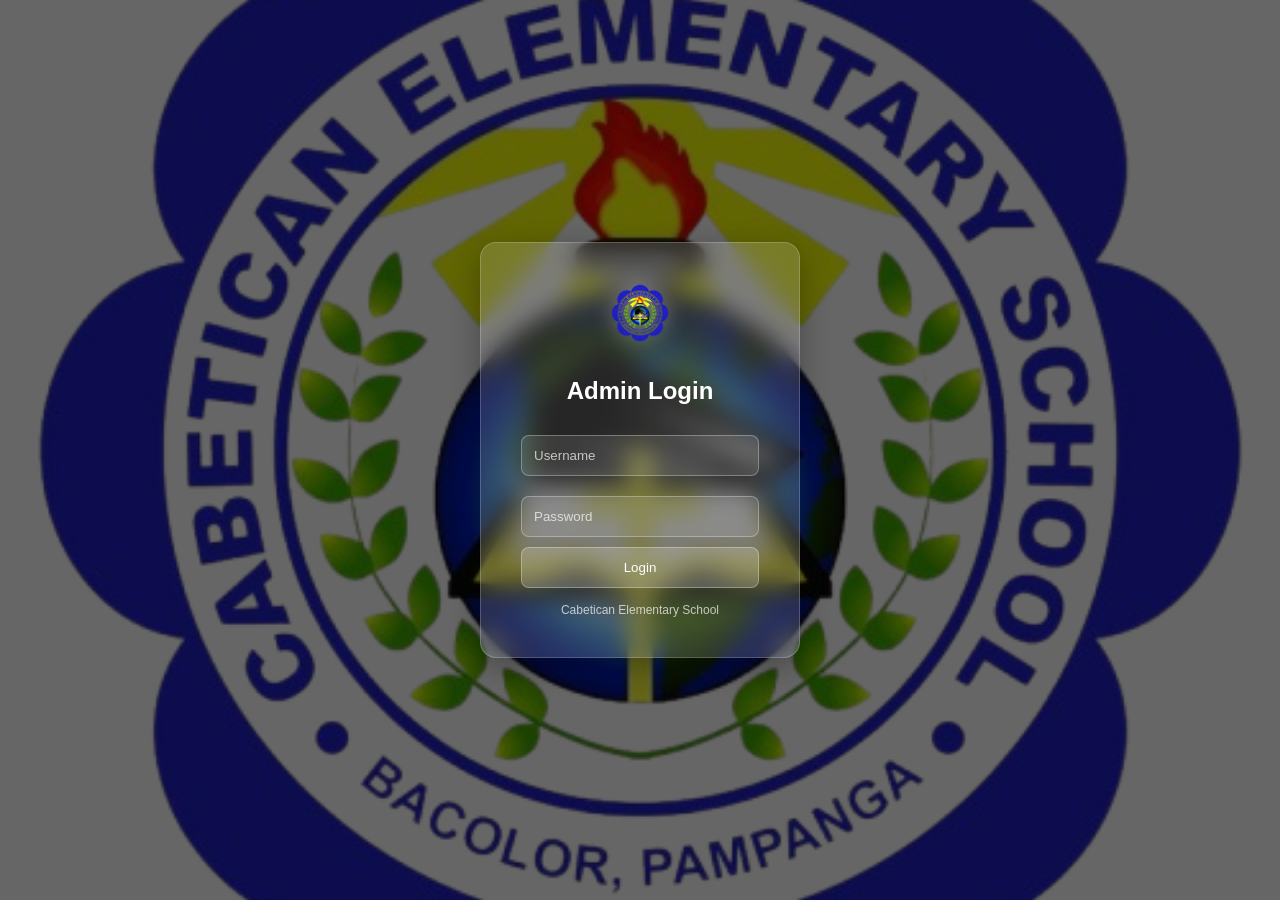
<file: index.html>
<!DOCTYPE html>
<html lang="en">
<head>
    <meta name="viewport" content="width=device-width, initial-scale=1.0">
    <title>Login | Cabetican ES</title>

    <style>
        * {
            box-sizing: border-box;
            font-family: Arial;
        }

        body {
            margin: 0;
            height: 100vh;

            background: linear-gradient(rgba(0,0,0,0.6), rgba(0,0,0,0.6)),
                        url("logo.png") no-repeat center/cover;

            display: flex;
            justify-content: center;
            align-items: center;

            animation: fadeIn 0.8s ease;
        }

        /* 🔥 GLASS LOGIN BOX */
        .login-box {
            background: rgba(255, 255, 255, 0.15);
            backdrop-filter: blur(12px);
            -webkit-backdrop-filter: blur(12px);

            border: 1px solid rgba(255,255,255,0.2);
            padding: 40px;
            width: 320px;
            border-radius: 16px;
            text-align: center;

            box-shadow: 0 8px 30px rgba(0,0,0,0.3);
            color: white;
        }

        .login-box h2 {
            margin-bottom: 20px;
        }

        /* ✨ GLASS INPUT */
        .login-box input {
            width: 100%;
            padding: 12px;
            margin: 10px 0;

            border: 1px solid rgba(255,255,255,0.3);
            border-radius: 8px;

            background: rgba(255,255,255,0.1);
            color: white;
            outline: none;
        }

        .login-box input::placeholder {
            color: rgba(255,255,255,0.7);
        }

        /* 🔘 BUTTON */
        .login-box button {
            width: 100%;
            padding: 12px;

            background: rgba(255,255,255,0.2);
            color: white;

            border: 1px solid rgba(255,255,255,0.3);
            border-radius: 8px;

            cursor: pointer;
            transition: 0.3s;
        }

        .login-box button:hover {
            background: rgba(255,255,255,0.35);
        }

        /* LOGO */
        .logo {
            width: 60px;
            margin-bottom: 10px;
            filter: drop-shadow(0 0 10px rgba(255,255,255,0.5));
        }

        .footer {
            margin-top: 15px;
            font-size: 12px;
            color: rgba(255,255,255,0.7);
        }

        /* 🔥 ANIMATIONS */
        @keyframes fadeIn {
            from {
                opacity: 0;
                transform: scale(0.95);
            }
            to {
                opacity: 1;
                transform: scale(1);
            }
        }

        @keyframes fadeOut {
            to {
                opacity: 0;
                transform: scale(1.05);
            }
        }

        .fade-out {
            animation: fadeOut 0.5s ease forwards;
        }
    </style>
</head>

<body>

<div class="login-box">

    <img src="logo.png" class="logo">

    <h2>Admin Login</h2>

    <form onsubmit="return login()">
        <input type="text" id="username" placeholder="Username" required>
        <input type="password" id="password" placeholder="Password" required>

        <button type="submit">Login</button>
    </form>

    <div class="footer">
        Cabetican Elementary School
    </div>

</div>

<script>
function login() {
    const user = document.getElementById("username").value;
    const pass = document.getElementById("password").value;

    if (user === "admin" && pass === "admin123") {

        document.body.classList.add("fade-out");

        setTimeout(() => {
            window.location.href = "dashboard.html";
        }, 500);

        return false;
    } else {
        alert("Invalid username or password!");
        return false;
    }
}
</script>

</body>
</html>
</file>
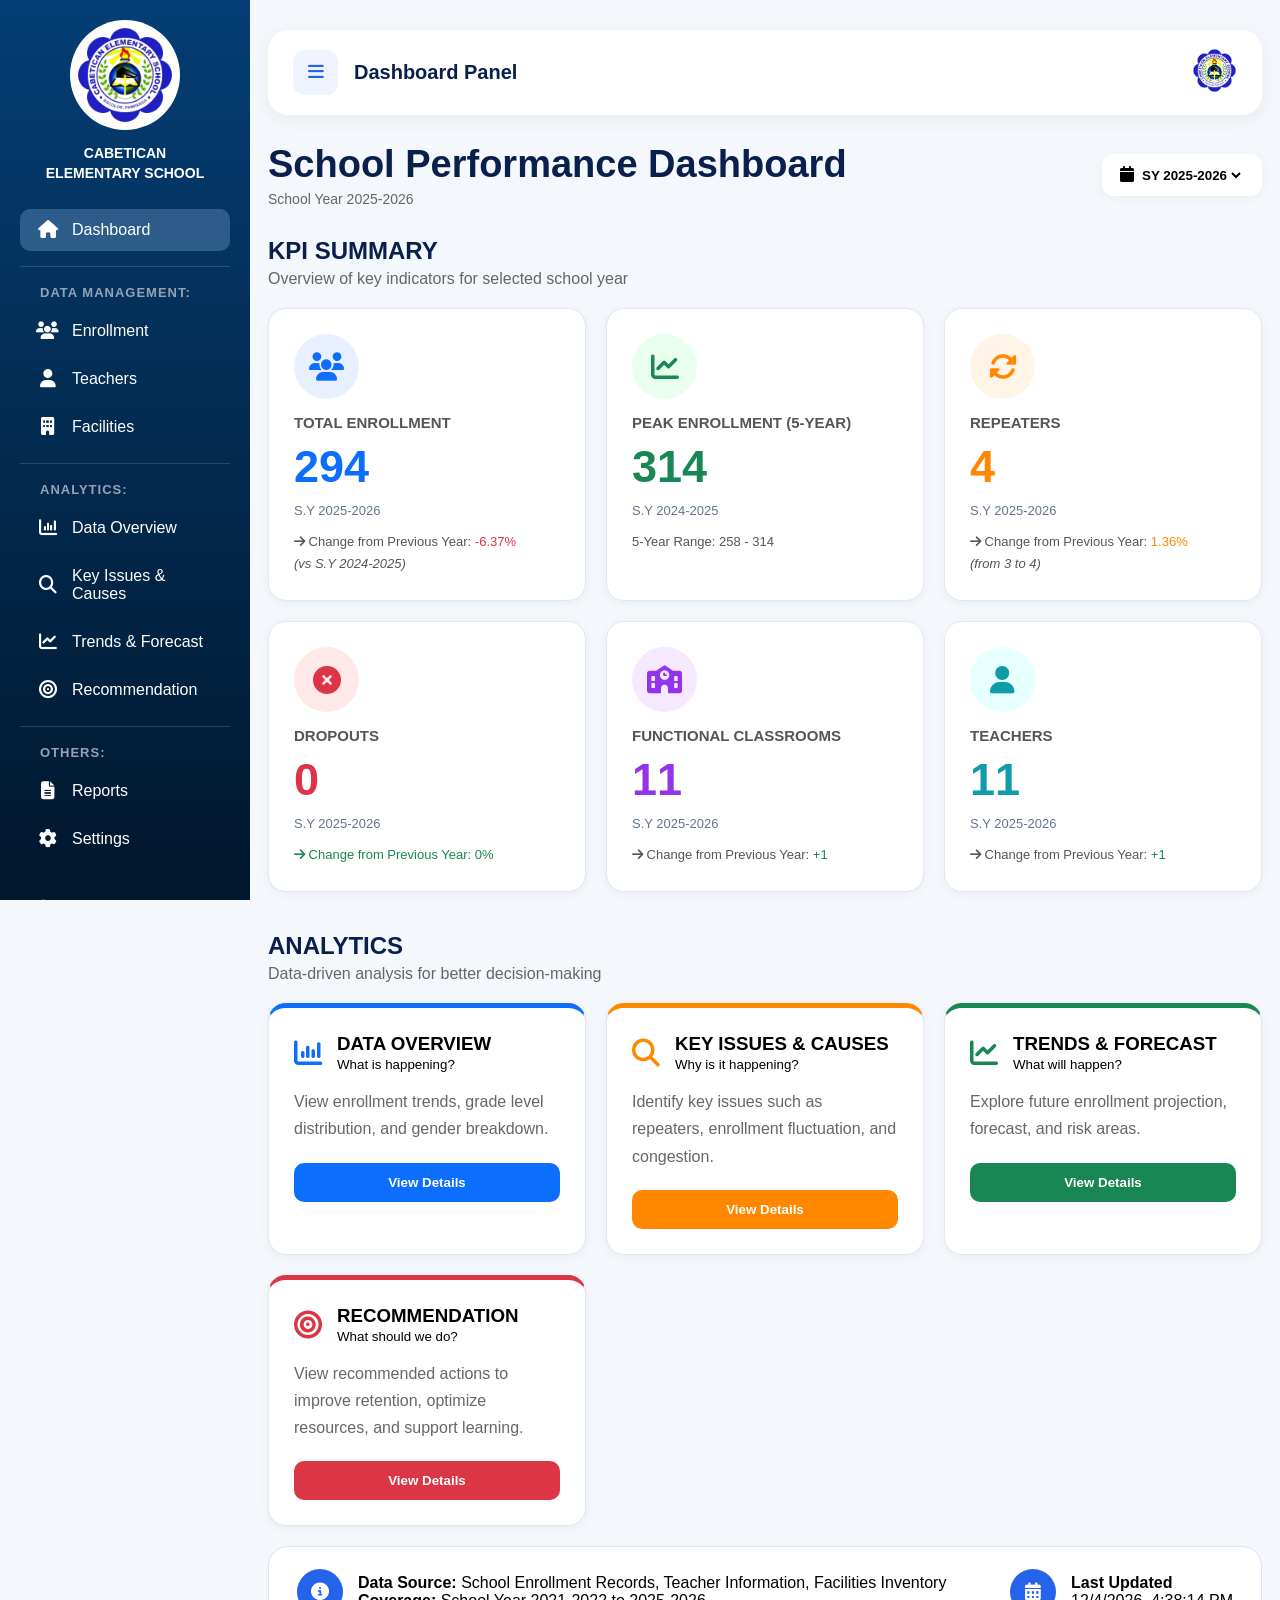
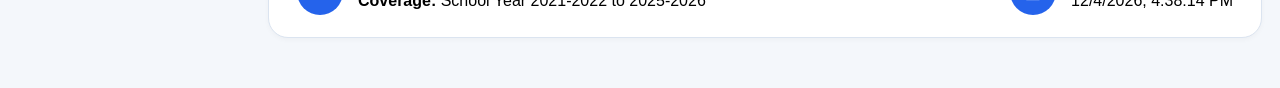
<file: dashboard.html>
<!DOCTYPE html>
<html>
<head>
  <title> Cabetican ES | Dashboard </title>
  <link href="https://cdnjs.cloudflare.com/ajax/libs/font-awesome/6.5.0/css/all.min.css" rel="stylesheet">
  <link rel="stylesheet" href="style.css">
  <meta name="viewport" content="width=device-width, initial-scale=1.0">
  <script src="script.js" defer></script>
</head>
<body>
    <div class="layout">
        <aside class="sidebar">
            <div class="logo">
                <img src="logo.png">
                <h4 id="sidebarSchoolName"> CABETICAN <br> ELEMENTARY SCHOOL </h4>
            </div>
            <nav>
                <a class="active" onclick="setActive(this)" data-page="dashboardPage">
                    <i class="fas fa-home"></i> <span> Dashboard </span>
                </a>
                <hr class="divider">
                <h5> DATA MANAGEMENT: </h5>
                <a onclick="setActive(this)" data-page="page-enrollment">
                    <i class="fas fa-users"></i> <span> Enrollment </span>
                </a>
                <a onclick="setActive(this)" data-page="page-teachers">
                    <i class="fas fa-user"></i> <span> Teachers </span>
                </a>
                <a onclick="setActive(this)" data-page="page-facilities">
                    <i class="fas fa-building"></i> <span> Facilities </span>
                </a>
                <hr class="divider">
                <h5> ANALYTICS: </h5>
                 <a onclick="setActive(this)" data-page="page-overview">
                    <i class="fas fa-chart-column"></i> <span> Data Overview </span>
                </a>
                <a onclick="setActive(this)" data-page="page-issues">
                    <i class="fas fa-search"></i> <span> Key Issues & Causes </span>
                </a>
                <a onclick="setActive(this)" data-page="page-forecast">
                    <i class="fas fa-chart-line"></i> <span> Trends & Forecast </span>
                </a>
                <a onclick="setActive(this)" data-page="page-recommendation">
                    <i class="fas fa-bullseye"></i> <span> Recommendation </span>
                </a>
                <hr class="divider">
                <h5> OTHERS: </h5>
                <a onclick="setActive(this)" data-page="page-reports">
                    <i class="fas fa-file-alt"></i> <span> Reports </span>
                </a>
    
     <a onclick="setActive(this)" data-page="page-settings">
    <i class="fas fa-cog"></i>
    <span> Settings </span>
</a>

        <div class="logout-container">

    <a onclick="logout()" class="logout-btn">
        <i class="fas fa-right-from-bracket"></i>
        <span>Log Out</span>
    </a>

</div>
            </nav>
    
        </aside>
        <div class="main">
          <!-- TOP MENU BAR -->





            <!-- TOPBAR -->

  <!-- DASHBOARD PAGE -->
    <div id="dashboardPage" class="page">

      <!-- MENU BAR -->

<div class="menu-bar">

    <div class="menu-left">

        <button class="menu-toggle" onclick="toggleSidebar()">
            <i class="fas fa-bars"></i>
        </button>

        <h2>Dashboard Panel</h2>

    </div>

    <div class="menu-right">

        <div class="menu-profile">
            <img src="logo.png">
        </div>

    </div>

</div>
    <div class="topbar">



        <div>

            <h1>
                School Performance Dashboard
            </h1>

            <p id="schoolYearTitle">
                School Year 2025-2026
            </p>

        </div>

        <div class="dashboardYearSelect">

            <i class="fa-solid fa-calendar"></i>

            <select id="yearSelect">

                <option value="2021-2022">SY 2021-2022</option>
                <option value="2022-2023">SY 2022-2023</option>
                <option value="2023-2024">SY 2023-2024</option>
                <option value="2024-2025">SY 2024-2025</option>
                <option value="2025-2026" selected>SY 2025-2026</option>

            </select>

        </div>

    </div>

    <!-- KPI -->

    <div class="section-title">

        <h2>KPI SUMMARY</h2>

        <p>
            Overview of key indicators for selected school year
        </p>

    </div>

    <div class="cards">

        <!-- ENROLLMENT -->

        <div class="card">

            <div class="icon blue">
                <i class="fa-solid fa-users"></i>
            </div>

            <h3>TOTAL ENROLLMENT</h3>

            <div class="number" style="color:#0d6efd;" id="dashboard-totalEnrollment">
                294
            </div>

            <small id="dashboard-year1">
                S.Y 2025-2026
            </small>

            <div class="label" id="enrollmentChange">
                <i class="fa-solid fa-arrow-right"></i>
                Change from Previous Year:
                <span class="red-text">-6.37%</span>

                <br>

                <i>(vs S.Y 2024-2025)</i>
            </div>

        </div>

        <!-- PEAK -->

        <div class="card">

            <div class="icon green">
                <i class="fa-solid fa-chart-line"></i>
            </div>

            <h3>PEAK ENROLLMENT (5-YEAR)</h3>

            <div class="number green-text">
                314
            </div>

            <small>
                S.Y 2024-2025
            </small>

            <div class="label">
                5-Year Range: 258 - 314
            </div>

        </div>

        <!-- REPEATERS -->

        <div class="card">

            <div class="icon orange">
                <i class="fa-solid fa-rotate"></i>
            </div>

            <h3>REPEATERS</h3>

            <div class="number orange-text" id="dashboard-repeaters">
                4
            </div>

            <small id="dashboard-year2">
                S.Y 2025-2026
            </small>

            <div class="label" id="repeatersChange">

                <i class="fa-solid fa-arrow-right"></i>
                Change from Previous Year:
                <span class="orange-text">1.36%</span>

                <br>

                <i>(from 3 to 4)</i>

            </div>

        </div>

        <!-- DROPOUTS -->

        <div class="card">

            <div class="icon red">
                <i class="fa-solid fa-circle-xmark"></i>
            </div>

            <h3>DROPOUTS</h3>

            <div class="number red-text" id="dashboard-dropouts">
                0
            </div>

            <small id="dashboard-year3">
                S.Y 2025-2026
            </small>

            <div class="label green-text" id="dropoutsChange">

                <i class="fa-solid fa-arrow-right"></i>
                Change from Previous Year:
                0%

            </div>

        </div>

        <!-- CLASSROOMS -->

        <div class="card">

            <div class="icon purple">
                <i class="fa-solid fa-school"></i>
            </div>

            <h3>FUNCTIONAL CLASSROOMS</h3>

            <div class="number" style="color:#9333ea;" id="dashboard-classrooms">
                11
            </div>

            <small id="dashboard-year4">
                S.Y 2025-2026
            </small>

            <div class="label" id="classroomsChange">

                <i class="fa-solid fa-arrow-right"></i>
                Change from Previous Year:
                <span class="green-text">+1</span>

            </div>

        </div>

        <!-- TEACHERS -->

        <div class="card">

            <div class="icon teal">
                <i class="fa-solid fa-user"></i>
            </div>

            <h3>TEACHERS</h3>

            <div class="number" style="color:#0f9ba8;" id="dashboard-teachers">
                11
            </div>

            <small id="dashboard-year5">
                S.Y 2025-2026
            </small>

            <div class="label" id="teachersChange">

                <i class="fa-solid fa-arrow-right"></i>
                Change from Previous Year:
                <span class="green-text">+1</span>

            </div>

        </div>

    </div>

    <!-- ANALYTICS -->

    <div class="analytics">

        <div class="section-title">

            <h2>ANALYTICS</h2>

            <p>
                Data-driven analysis for better decision-making
            </p>

        </div>

        <div class="analytics-grid">

            <div class="analytics-card">

                <div class="analytics-top">

                    <i class="fa-solid fa-chart-column" style="color:#0d6efd;"></i>

                    <div>
                        <h3>DATA OVERVIEW</h3>
                        <small>What is happening?</small>
                    </div>

                </div>

                <p>
                    View enrollment trends, grade level distribution,
                    and gender breakdown.
                </p>

                <button onclick="openPage('page-overview')">
                    View Details
                </button>

            </div>

            <div class="analytics-card orange-border">

                <div class="analytics-top">

                    <i class="fa-solid fa-magnifying-glass" style="color:#ff8800;"></i>

                    <div>
                        <h3>KEY ISSUES & CAUSES</h3>
                        <small>Why is it happening?</small>
                    </div>

                </div>

                <p>
                    Identify key issues such as repeaters,
                    enrollment fluctuation, and congestion.
                </p>

                <button class="orange-btn" onclick="openPage('page-issues')">
                    View Details
                </button>

            </div>

            <div class="analytics-card green-border">

                <div class="analytics-top">

                    <i class="fa-solid fa-chart-line" style="color:#198754;"></i>

                    <div>
                        <h3>TRENDS & FORECAST</h3>
                        <small>What will happen?</small>
                    </div>

                </div>

                <p>
                    Explore future enrollment projection,
                    forecast, and risk areas.
                </p>

                <button class="green-btn" onclick="openPage('page-forecast')">
                    View Details
                </button>

            </div>

            <div class="analytics-card red-border">

                <div class="analytics-top">

                    <i class="fa-solid fa-bullseye" style="color:#dc3545;"></i>

                    <div>
                        <h3>RECOMMENDATION</h3>
                        <small>What should we do?</small>
                    </div>

                </div>

                <p>
                    View recommended actions to improve retention,
                    optimize resources, and support learning.
                </p>

                <button class="red-btn" onclick="openPage('page-recommendation')">
                    View Details
                </button>

            </div>

        </div>

    </div>

    <!-- FOOTER -->

    <div class="footer">

        <div class="footer-left">

            <i class="fa-solid fa-circle-info"></i>

            <div>

                <strong>Data Source:</strong>
                School Enrollment Records, Teacher Information, Facilities Inventory

                <br>

                <strong>Coverage:</strong>
                School Year 2021-2022 to 2025-2026

            </div>

        </div>

        <div class="footer-right">

            <i class="fa-solid fa-calendar-days"></i>

            <div>

                <strong>Last Updated</strong>

                <br>

                <span id="dateNow"></span>

            </div>

        </div>

    </div>

</div>

    
        













<!-- ENROLLMENTTTTTTTTTTTTTTTTTTTT -->



<div id="page-enrollment" class="page" style="display:none;">
    
<!-- MENU BAR -->

<div class="menu-bar">

    <div class="menu-left">

        <button class="menu-toggle" onclick="toggleSidebar()">
            <i class="fas fa-bars"></i>
        </button>

        <h2>Dashboard Panel</h2>

    </div>

    <div class="menu-right">

        <div class="menu-profile">
            <img src="logo.png">
        </div>

    </div>

</div>


<!-- TOPBAR -->

<div class="topbar">

<div>

<h1>
Enrollment Management
</h1>

<p>
Monitor and manage student enrollment data
</p>

</div>

<div class="school-year">

<i class="fa-solid fa-calendar"></i>

<select id="enrollmentYearSelect">

<option value="2021-2022">SY 2021-2022</option>
<option value="2022-2023">SY 2022-2023</option>
<option value="2023-2024">SY 2023-2024</option>
<option value="2024-2025">SY 2024-2025</option>
<option value="2025-2026" selected>SY 2025-2026</option>

</select>

</div>

</div>

<!-- KPI -->

<div class="cards">

<div class="card">

<div class="card-top">

<div class="icon blue">
<i class="fa-solid fa-users"></i>
</div>

<div>

<h3>TOTAL STUDENTS</h3>

<div class="number"
style="color:#0d6efd;"
id="enrollment-totalStudents">
294
</div>

<small id="yearText">
SY 2025-2026
</small>

</div>

</div>

<div class="card-bottom"
id="studentChange">

<i class="fa-solid fa-arrow-down"
style="color:red;"></i>

-6.37%

<br>

<i>(vs S.Y 2024-2025)</i>

</div>

</div>

<div class="card">

<div class="card-top">

<div class="icon blue">
<i class="fa-solid fa-mars"></i>
</div>

<div>

<h3>MALE</h3>

<div class="number"
style="color:#0d6efd;"
id="enrollment-male">
152
</div>

<small>
51.7%
</small>

</div>

</div>

<div class="card-bottom">
Male Students
</div>

</div>

<div class="card">

<div class="card-top">

<div class="icon pink">
<i class="fa-solid fa-venus"></i>
</div>

<div>

<h3>FEMALE</h3>

<div class="number"
style="color:#ff4f8b;"
id="enrollment-female">
142
</div>

<small>
48.3%
</small>

</div>

</div>

<div class="card-bottom">
Female Students
</div>

</div>

<div class="card">

<div class="card-top">

<div class="icon orange">
<i class="fa-solid fa-rotate"></i>
</div>

<div>

<h3>REPEATERS</h3>

<div class="number"
style="color:#ff8800;"
id="enrollment-repeaters">
4
</div>

<small id="repeatPercent">
33.33%
</small>

</div>

</div>

<div class="card-bottom"
id="repeatNote">

<i>(from 3 to 4)</i>

</div>

</div>

</div>

<!-- CHARTS -->

<div class="chart-grid">

<!-- TREND -->

<div class="chart-card">

<h3>
ENROLLMENT TREND
</h3>

<div class="trend-chart">

<div class="y-axis">
<span>340</span>
<span>320</span>
<span>300</span>
<span>280</span>
<span>260</span>
<span>240</span>
<span>220</span>
<span>200</span>
</div>

<div class="chart-content">

<div class="line-svg">

<svg width="100%" height="230" viewBox="0 0 700 230">

<!-- LINE -->
<polyline
fill="none"
stroke="#0d6efd"
stroke-width="4"
points="
60,110
190,125
320,105
450,55
580,80
"/>

<!-- DOTS -->
<circle cx="60" cy="110" r="7" fill="#0d6efd"/>
<circle cx="190" cy="125" r="7" fill="#0d6efd"/>
<circle cx="320" cy="105" r="7" fill="#0d6efd"/>
<circle cx="450" cy="55" r="7" fill="#0d6efd"/>
<circle cx="580" cy="80" r="7" fill="#0d6efd"/>

<!-- VALUES -->
<text x="48" y="92" font-size="18" fill="#333">271</text>
<text x="178" y="107" font-size="18" fill="#333">258</text>
<text x="308" y="87" font-size="18" fill="#333">274</text>
<text x="438" y="37" font-size="18" fill="#333">314</text>
<text x="568" y="62" font-size="18" fill="#333">294</text>

<!-- YEARS -->
<text x="20" y="205" font-size="15" fill="#555">2021-2022</text>
<text x="150" y="205" font-size="15" fill="#555">2022-2023</text>
<text x="280" y="205" font-size="15" fill="#555">2023-2024</text>
<text x="410" y="205" font-size="15" fill="#555">2024-2025</text>
<text x="540" y="205" font-size="15" fill="#555">2025-2026</text>

</svg>

</div>

</div>

</div>

</div>

<!-- GRADE LEVEL -->

<div class="chart-card">

<h3 id="gradeTitle">
ENROLLMENT BY GRADE LEVEL
(SY 2025-2026)
</h3>


<div class="grade-chart">

<div class="grade-bar">
<div class="value">40</div>
<div class="bar-fill" style="height:115px;"></div>
<label>Kinder</label>
</div>

<div class="grade-bar">
<div class="value">62</div>
<div class="bar-fill" style="height:175px;"></div>
<label>Grade 1</label>
</div>

<div class="grade-bar">
<div class="value">51</div>
<div class="bar-fill" style="height:145px;"></div>
<label>Grade 2</label>
</div>

<div class="grade-bar">
<div class="value">44</div>
<div class="bar-fill" style="height:125px;"></div>
<label>Grade 3</label>
</div>

<div class="grade-bar">
<div class="value">44</div>
<div class="bar-fill" style="height:125px;"></div>
<label>Grade 4</label>
</div>

<div class="grade-bar">
<div class="value">28</div>
<div class="bar-fill" style="height:80px;"></div>
<label>Grade 5</label>
</div>

<div class="grade-bar">
<div class="value">25</div>
<div class="bar-fill" style="height:70px;"></div>
<label>Grade 6</label>
</div>

</div>

</div>

</div>

<!-- TABLE + INSIGHT -->

<div class="bottom-grid">

<!-- TABLE -->

<div class="table-card">

<h3>
ENROLLMENT SUMMARY TABLE
(SY 2021-2022 TO 2025-2026)
</h3>

<div style="overflow:auto;">

<table>

<thead>

<tr>

<th rowspan="2">GRADE LEVEL</th>

<th colspan="3">2021-2022</th>
<th colspan="3">2022-2023</th>
<th colspan="3">2023-2024</th>
<th colspan="3">2024-2025</th>
<th colspan="3">2025-2026</th>

<th rowspan="2">REPEATERS</th>
<th rowspan="2">DROPOUTS</th>

</tr>

<tr>

<th>M</th><th>F</th><th>TOTAL</th>
<th>M</th><th>F</th><th>TOTAL</th>
<th>M</th><th>F</th><th>TOTAL</th>
<th>M</th><th>F</th><th>TOTAL</th>
<th>M</th><th>F</th><th>TOTAL</th>

</tr>

</thead>

<tbody>

<tr>
<td>Kinder</td>
<td>20</td><td>20</td><td>40</td>
<td>20</td><td>25</td><td>45</td>
<td>17</td><td>28</td><td>45</td>
<td>16</td><td>19</td><td>35</td>
<td>24</td><td>26</td><td>50</td>
<td>0</td>
<td>0</td>
</tr>

<tr>
<td>Grade 1</td>
<td>20</td><td>20</td><td>40</td>
<td>22</td><td>28</td><td>50</td>
<td>20</td><td>28</td><td>48</td>
<td>25</td><td>26</td><td>51</td>
<td>18</td><td>18</td><td>36</td>
<td>2</td>
<td>0</td>
</tr>

<tr>
<td>Grade 2</td>
<td>15</td><td>16</td><td>31</td>
<td>19</td><td>19</td><td>38</td>
<td>23</td><td>23</td><td>46</td>
<td>22</td><td>21</td><td>43</td>
<td>24</td><td>26</td><td>50</td>
<td>1</td>
<td>0</td>
</tr>

<tr>
<td>Grade 3</td>
<td>28</td><td>25</td><td>53</td>
<td>16</td><td>17</td><td>33</td>
<td>21</td><td>22</td><td>43</td>
<td>26</td><td>24</td><td>50</td>
<td>22</td><td>23</td><td>45</td>
<td>1</td>
<td>0</td>
</tr>

<tr>
<td>Grade 4</td>
<td>18</td><td>17</td><td>35</td>
<td>14</td><td>13</td><td>27</td>
<td>16</td><td>16</td><td>32</td>
<td>22</td><td>22</td><td>44</td>
<td>26</td><td>27</td><td>53</td>
<td>0</td>
<td>0</td>
</tr>

<tr>
<td>Grade 5</td>
<td>19</td><td>14</td><td>33</td>
<td>17</td><td>16</td><td>33</td>
<td>15</td><td>14</td><td>29</td>
<td>15</td><td>17</td><td>32</td>
<td>22</td><td>21</td><td>43</td>
<td>0</td>
<td>0</td>
</tr>

<tr>
<td>Grade 6</td>
<td>22</td><td>17</td><td>39</td>
<td>18</td><td>14</td><td>32</td>
<td>19</td><td>12</td><td>31</td>
<td>32</td><td>27</td><td>59</td>
<td>16</td><td>18</td><td>34</td>
<td>0</td>
<td>0</td>
</tr>

<tr style="font-weight:bold;background:#f4f7fb;">

<td>TOTAL</td>

<td>143</td><td>128</td><td>271</td>
<td>136</td><td>122</td><td>258</td>
<td>141</td><td>133</td><td>274</td>
<td>158</td><td>156</td><td>314</td>
<td>152</td><td>142</td><td>294</td>

<td style="color:#dc3545;">4</td>
<td>0</td>

</tr>

</tbody>

</table>

</div>

</div>

<!-- INSIGHTS -->

<div class="insight-card">

<h3>
QUICK INSIGHTS
</h3>

<div class="insight">

<i class="fa-solid fa-lightbulb"
style="color:#0d6efd;"></i>

<div>
Enrollment peaked in
SY 2024-2025
with 314 students.
</div>

</div>

<div class="insight">

<i class="fa-solid fa-star"
style="color:#ff8800;"></i>

<div>
Grade 4 has the highest
enrollment in
SY 2025-2026.
</div>

</div>

<div class="insight">

<i class="fa-solid fa-circle-check"
style="color:#198754;"></i>

<div>
No dropout recorded
across all years.
</div>

</div>

<div class="insight">

<i class="fa-solid fa-chart-line"
style="color:#dc3545;"></i>

<div>
Overall enrollment
decreased by -6.37%
from last year.
</div>

</div>

</div>

</div>

<!-- FOOTER -->

<div class="footer">

<div class="footer-left">

<i class="fa-solid fa-circle-info"></i>

<div>

<strong>Data Source:</strong>
School Enrollment Records, Teacher Information, Facilities Inventory

<br>

<strong>Coverage:</strong>
School Year 2021-2022 to 2025-2026

</div>

</div>

<div class="footer-right">

<i class="fa-solid fa-calendar-days"></i>

<div>

<strong>Last Updated</strong>

<br>

<span id="dateNow"></span>

</div>

</div>

</div>

</div>







</div>




















































































    





<!-- ================= TEACHERS PAGE ================= -->

<div id="page-teachers" class="page" style="display:none;">
  <!-- MENU BAR -->

<div class="menu-bar">

    <div class="menu-left">

        <button class="menu-toggle" onclick="toggleSidebar()">
            <i class="fas fa-bars"></i>
        </button>

        <h2>Dashboard Panel</h2>

    </div>

    <div class="menu-right">

        <div class="menu-profile">
            <img src="logo.png">
        </div>

    </div>

</div>

  <div class="teachers-topbar">
    <div>
      <h1>Teachers Management</h1>
      <p>Manage teacher information and track distribution</p>
    </div>

    <div class="school-year">
      <i class="fa-solid fa-calendar"></i>
      <select id="teachersYearSelect">
        <option value="2021-2022">SY 2021-2022</option>
        <option value="2022-2023">SY 2022-2023</option>
        <option value="2023-2024">SY 2023-2024</option>
        <option value="2024-2025">SY 2024-2025</option>
        <option value="2025-2026" selected>SY 2025-2026</option>
      </select>
    </div>
  </div>

  <div class="teacher-cards">

    <div class="teacher-card">
      <div class="overview-icon blue"><i class="fa-solid fa-users"></i></div>
      <h3>TOTAL TEACHERS</h3>
      <h1 id="teacherTotal">11</h1>
      <p id="teacherYear1">SY 2025-2026</p>
      <small id="teacherChange">vs SY 2024-2025: 0%</small>
    </div>

    <div class="teacher-card">
      <div class="overview-icon teal"><i class="fa-solid fa-user"></i></div>
      <h3>TEACHER-STUDENT RATIO</h3>
      <h1 id="teacherRatio">1:26.7</h1>
      <p id="teacherYear2">SY 2025-2026</p>
      <small>Based on total enrollment</small>
    </div>

    <div class="teacher-card">
      <div class="overview-icon purple"><i class="fa-solid fa-briefcase"></i></div>
      <h3>PERMANENT TEACHERS</h3>
      <h1 id="permanentTeachers">11</h1>
      <p id="permanentPercent">100% of total</p>
      <small>Regular/Permanent</small>
    </div>

    <div class="teacher-card">
      <div class="overview-icon orange"><i class="fa-solid fa-calendar-days"></i></div>
      <h3>CONTRACTUAL TEACHERS</h3>
      <h1 id="contractualTeachers">0</h1>
      <p id="contractualPercent">0% of total</p>
      <small>No contractual record</small>
    </div>

    <div class="teacher-card">
      <div class="overview-icon green"><i class="fa-solid fa-graduation-cap"></i></div>
      <h3>WITH MAJOR IN EDUCATION</h3>
      <h1 id="majorTeachers">11</h1>
      <p id="majorPercent">100% of total</p>
      <small>Based on records</small>
    </div>

  </div>

  <div class="teachers-chart-grid">

    <div class="teacher-panel">
      <h3 id="teachersGradeTitle">TEACHERS BY GRADE LEVEL (SY 2025-2026)</h3>
      <div class="teacher-bar-chart" id="teachersGradeChart"></div>
    </div>

    <div class="teacher-panel">
      <h3 id="teachersPositionTitle">TEACHERS BY POSITION (SY 2025-2026)</h3>
      <div class="teacher-donut-wrap">
        <div class="teacher-donut" id="teacherPositionDonut">
          <div><h2 id="teacherDonutTotal">11</h2><p>Total</p></div>
        </div>
        <div class="teacher-legend" id="teacherPositionLegend"></div>
      </div>
    </div>

  </div>

  <div class="teachers-bottom-grid">

    <div class="teacher-panel">
      <h3 id="teachersListTitle">TEACHERS LIST (SY 2025-2026)</h3>

      <div style="overflow:auto;">
        <table class="teacher-table">
          <thead>
            <tr>
              <th>#</th>
              <th>Teacher Name</th>
              <th>Position</th>
              <th>Status</th>
              <th>Major</th>
              <th>Grade Level / Assignment</th>
              <th>Years in Service</th>
            </tr>
          </thead>
          <tbody id="teachersTableBody"></tbody>
        </table>
      </div>
    </div>

    <div class="teacher-panel">
      <h3>QUICK INSIGHTS</h3>

      <div class="quick-insight">
        <i class="fa-solid fa-shield green-i"></i>
        <span id="teacherInsight1">Teacher-student ratio is 1:26.7.</span>
      </div>

      <div class="quick-insight">
        <i class="fa-solid fa-star orange-i"></i>
        <span id="teacherInsight2">Most teachers are Teacher VI.</span>
      </div>

      <div class="quick-insight">
        <i class="fa-solid fa-user purple-i"></i>
        <span id="teacherInsight3">All teachers have education-related degrees.</span>
      </div>

      <div class="quick-insight">
        <i class="fa-solid fa-chart-column blue-i"></i>
        <span id="teacherInsight4">Grade level assignment is distributed across levels.</span>
      </div>
    </div>

  </div>
       <div class="dashboard-footer">

  <div class="footer-left">

    <div class="footer-icon">
      <i class="fa-solid fa-circle-info"></i>
    </div>

    <div class="footer-text">
      <strong>Data Source:</strong> School Enrollment Records, Teacher Information, Facilities Inventory
      <br>
      <span>
        <strong>Coverage:</strong> School Year 2021-2022 to 2025-2026
      </span>
    </div>

  </div>

  <div class="footer-right">

    <div class="footer-icon">
      <i class="fa-solid fa-calendar-days"></i>
    </div>

    <div class="footer-text">
      <strong>Last Updated</strong><br>
      <span id="lastUpdated"></span>
    </div>

  </div>

</div>

</div>
















































































<!-- FACILITIES PAGE -->

<div id="page-facilities" class="page" style="display:none;">

  <!-- MENU BAR -->

<div class="menu-bar">

    <div class="menu-left">

        <button class="menu-toggle" onclick="toggleSidebar()">
            <i class="fas fa-bars"></i>
        </button>

        <h2>Dashboard Panel</h2>

    </div>

    <div class="menu-right">

        <div class="menu-profile">
            <img src="logo.png">
        </div>

    </div>

</div>

    <div class="topbar">

<div>
<h1>Facilities Management</h1>
<p>Monitor and manage school facilities and classroom utilization</p>
</div>



   <div class="school-year">

            <i class="fa-solid fa-calendar"></i>

            <select id="facilitiesYearSelect">

                <option value="2021-2022">SY 2021-2022</option>
                <option value="2022-2023">SY 2022-2023</option>
                <option value="2023-2024">SY 2023-2024</option>
                <option value="2024-2025">SY 2024-2025</option>
                <option value="2025-2026" selected>SY 2025-2026</option>

            </select>

        </div>

</div>

<!-- CARDS -->

<div class="cards">

<div class="card">

<div class="card-top">

<div class="icon blue">
<i class="fa-solid fa-school"></i>
</div>

<div>
<h3>TOTAL CLASSROOMS</h3>
<div class="number" id="facilities-totalClassrooms">11</div>
<small id="yearLabel">SY 2025-2026</small>
</div>

</div>

<div class="label" id="classroomChange"></div>

</div>

<div class="card">

<div class="card-top">

<div class="icon green">
<i class="fa-solid fa-circle-check"></i>
</div>

<div>
<h3>USABLE CLASSROOMS</h3>
<div class="number" id="facilities-usableClassrooms">11</div>
<small>Ready for use</small>
</div>

</div>

<div class="label" id="usableChange"></div>

</div>

<div class="card">

<div class="card-top">

<div class="icon orange">
<i class="fa-solid fa-users"></i>
</div>

<div>
<h3>TOTAL CAPACITY</h3>
<div class="number" id="facilities-totalCapacity">400</div>
<small>students</small>
</div>

</div>

<div class="label" id="capacityChange"></div>

</div>

<div class="card">

<div class="card-top">

<div class="icon purple">
<i class="fa-solid fa-user-group"></i>
</div>

<div>
<h3>AVERAGE CLASS SIZE</h3>
<div class="number" id="facilities-averageClassSize">26.7</div>
<small>students/class</small>
</div>

</div>

<div class="label" id="averageChange">

</div>

</div>

<div class="card">

<div class="card-top">

<div class="icon red">
<i class="fa-solid fa-triangle-exclamation"></i>
</div>

<div>
<h3>OVERCAPACITY</h3>
<div class="number" id="facilities-overCapacity">2</div>
<small>classrooms</small>
</div>

</div>

<div class="label" id="overcapChange">

</div>

</div>

</div>

<!-- CHARTS -->

<div class="grid">

<!-- DONUT -->

<div class="chart-card">

<h2 id="utilTitle">
CLASSROOM UTILIZATION RATE (SY 2025-2026)
</h2>

<div class="donut-wrap">

<div class="donut"
id="donutChart"
style="background:conic-gradient(#14b8a6 0% 73%, #f59e0b 73% 82%, #ef4444 82% 100%);">

<div class="donut-center">
<h1 id="utilPercent">73%</h1>
<p>Utilization Rate</p>
</div>

</div>

<div class="legend">

<div>
<div class="dot" style="background:#14b8a6;"></div>
Within Capacity (<span id="within">73%</span>)
</div>

<div>
<div class="dot" style="background:#f59e0b;"></div>
Near Capacity (<span id="near">9%</span>)
</div>

<div>
<div class="dot" style="background:#ef4444;"></div>
Over Capacity (<span id="over">18%</span>)
</div>

</div>

</div>

</div>

<!-- BAR CHART -->

<div class="chart-card">

<h2 id="barTitle">
AVERAGE CLASS SIZE BY GRADE LEVEL (SY 2025-2026)
</h2>

<div class="bar-chart">

<div class="bar-item">
<div class="bar" id="bar0"><div class="bar-value">50</div></div>
<label>Kinder</label>
</div>

<div class="bar-item">
<div class="bar" id="bar1"><div class="bar-value">18</div></div>
<label>Grade 1</label>
</div>

<div class="bar-item">
<div class="bar" id="bar2"><div class="bar-value">25</div></div>
<label>Grade 2</label>
</div>

<div class="bar-item">
<div class="bar" id="bar3"><div class="bar-value">45</div></div>
<label>Grade 3</label>
</div>

<div class="bar-item">
<div class="bar" id="bar4"><div class="bar-value">26.5</div></div>
<label>Grade 4</label>
</div>

<div class="bar-item">
<div class="bar" id="bar5"><div class="bar-value">43</div></div>
<label>Grade 5</label>
</div>

<div class="bar-item">
<div class="bar" id="bar6"><div class="bar-value">34</div></div>
<label>Grade 6</label>
</div>

</div>

</div>

</div>

<!-- INSIGHTS -->

<div class="insight-card">

<h2>QUICK INSIGHTS</h2>

<div class="insight">
<i class="fa-solid fa-triangle-exclamation" style="color:#ef4444;"></i>
<div id="facilities-insight1">
2 classrooms are over capacity.
</div>
</div>

<div class="insight">
<i class="fa-solid fa-users" style="color:#f59e0b;"></i>
<div id="facilities-insight2">
Average class size is 26.7 students.
</div>
</div>

<div class="insight">
<i class="fa-solid fa-chart-pie" style="color:#14b8a6;"></i>
<div id="facilities-insight3">
73% of classrooms are within recommended capacity.
</div>
</div>

</div>

<!-- FOOTER -->

<div class="dashboard-footer">

    <div class="footer-left">

        <div class="footer-icon">
            <i class="fa-solid fa-circle-info"></i>
        </div>

        <div class="footer-text">
            <strong>Data Source:</strong> School Enrollment Records, Teacher Information, Facilities Inventory
            <br><span><strong> Coverege:</strong> School Year 2021-2022 to 2025-2026</strong></span>
        </div>

    </div>

   <div class="footer-right">

    <div class="footer-icon">
        <i class="fa-solid fa-calendar-days"></i>
    </div>

    <div class="footer-text">
        <strong>Last Updated</strong><br>
        <span id="lastUpdated">
            14/05/2026, 00:04:06
        </span>
    </div>

</div>

</div>

</div>

































































































<div id="page-overview" class="page" style="display:none;">

  <!-- MENU BAR -->

<div class="menu-bar">

    <div class="menu-left">

        <button class="menu-toggle" onclick="toggleSidebar()">
            <i class="fas fa-bars"></i>
        </button>

        <h2>Dashboard Panel</h2>

    </div>

    <div class="menu-right">

        <div class="menu-profile">
            <img src="logo.png">
        </div>

    </div>

</div>

  <div class="overview-topbar">
    <div>
      <h1>Data Overview</h1>
      <p>Snapshot of key metrics and overall school performance</p>
    </div>

    <div class="school-year">
      <i class="fa-solid fa-calendar"></i>
      <select id="overviewYearSelect">
        <option value="2021-2022">SY 2021-2022</option>
        <option value="2022-2023">SY 2022-2023</option>
        <option value="2023-2024">SY 2023-2024</option>
        <option value="2024-2025">SY 2024-2025</option>
        <option value="2025-2026" selected>SY 2025-2026</option>
      </select>
    </div>
  </div>

  <div class="overview-cards">

    <div class="overview-card">
      <div class="overview-icon blue"><i class="fa-solid fa-users"></i></div>
      <h3>TOTAL ENROLLMENT</h3>
      <h1 id="ovEnrollment">294</h1>
      <p>students</p>
      <small id="ovEnrollmentChange">vs SY 2024-2025: -6.37%</small>
    </div>

    <div class="overview-card">
      <div class="overview-icon green"><i class="fa-solid fa-graduation-cap"></i></div>
      <h3>TOTAL TEACHERS</h3>
      <h1 id="ovTeachers">11</h1>
      <p>teachers</p>
      <small id="ovTeachersChange">vs SY 2024-2025: 0%</small>
    </div>

    <div class="overview-card">
      <div class="overview-icon purple"><i class="fa-solid fa-school"></i></div>
      <h3>TOTAL CLASSROOMS</h3>
      <h1 id="ovClassrooms">11</h1>
      <p>classrooms</p>
      <small id="ovClassroomChange">vs SY 2024-2025: 0%</small>
    </div>

    <div class="overview-card">
      <div class="overview-icon orange"><i class="fa-solid fa-user-group"></i></div>
      <h3>TEACHER-STUDENT RATIO</h3>
      <h1 id="ovRatio">1:27</h1>
      <p>ratio</p>
      <small id="ovRatioChange">vs SY 2024-2025</small>
    </div>

    <div class="overview-card">
      <div class="overview-icon teal"><i class="fa-solid fa-users-viewfinder"></i></div>
      <h3>AVERAGE CLASS SIZE</h3>
      <h1 id="ovAvgClass">26.7</h1>
      <p>students/class</p>
      <small id="ovAvgChange">vs SY 2024-2025</small>
    </div>

    <div class="overview-card">
      <div class="overview-icon red"><i class="fa-solid fa-triangle-exclamation"></i></div>
      <h3>OVERCAPACITY CLASSROOMS</h3>
      <h1 id="ovOvercap">2</h1>
      <p>classrooms</p>
      <small id="ovOvercapChange">vs SY 2024-2025</small>
    </div>

  </div>

  <div class="overview-grid">

    <div class="overview-panel">
      <h3>ENROLLMENT TREND (SY 2021-2022 TO 2025-2026)</h3>
      <svg id="ovTrendChart" viewBox="0 0 600 260"></svg>
    </div>

    <div class="overview-panel">
      <h3 id="ovGradeTitle">ENROLLMENT BY GRADE LEVEL (SY 2025-2026)</h3>
      <div class="ov-bar-chart" id="ovGradeChart"></div>
    </div>

    <div class="overview-panel">
      <h3>TEACHERS BY POSITION</h3>
      <div class="teacher-donut-wrap">
        <div class="teacher-donut">
          <div><h2>11</h2><p>Total</p></div>
        </div>
        <div class="teacher-legend">
          <p><span class="dot blue-dot"></span> Teacher I - 7</p>
          <p><span class="dot teal-dot"></span> Master Teacher I - 2</p>
          <p><span class="dot purple-dot"></span> Teacher II - 1</p>
          <p><span class="dot orange-dot"></span> Master Teacher II - 1</p>
        </div>
      </div>
    </div>

  </div>

  <div class="overview-bottom-grid">

    <div class="overview-panel">
      <h3>KEY FIGURES OVERVIEW</h3>
      <table class="overview-table">
        <thead>
          <tr>
            <th>INDICATOR</th>
            <th id="prevYearHead">SY 2024-2025</th>
            <th id="currentYearHead">SY 2025-2026</th>
            <th>CHANGE</th>
          </tr>
        </thead>
        <tbody id="overviewTableBody"></tbody>
      </table>
    </div>

    <div class="overview-panel">
      <h3>FACILITY CAPACITY STATUS</h3>
      <div class="facility-status">
        <div class="facility-donut" id="facilityDonut">
          <div><h2 id="facilityRate">73%</h2><p>Utilization Rate</p></div>
        </div>
        <div class="facility-legend">
          <p><span class="dot teal-dot"></span> Within Capacity <br><small id="withinText">8 classrooms</small></p>
          <p><span class="dot orange-dot"></span> Near Capacity <br><small id="nearText">2 classrooms</small></p>
          <p><span class="dot red-dot"></span> Over Capacity <br><small id="overText">1 classroom</small></p>
        </div>
      </div>
    </div>

    <div class="overview-panel">
      <h3>QUICK INSIGHTS</h3>

      <div class="quick-insight">
        <i class="fa-solid fa-users blue-i"></i>
        <span id="insight1">Enrollment decreased by 20 students from last year.</span>
      </div>

      <div class="quick-insight">
        <i class="fa-solid fa-user-group orange-i"></i>
        <span id="insight2">Teacher-student ratio is 1:26.7.</span>
      </div>

      <div class="quick-insight">
        <i class="fa-solid fa-school purple-i"></i>
        <span id="insight3">Grade 4 has the highest enrollment.</span>
      </div>

      <div class="quick-insight">
        <i class="fa-solid fa-triangle-exclamation red-i"></i>
        <span id="insight4">2 classrooms are over capacity.</span>
      </div>

      <div class="quick-insight">
        <i class="fa-solid fa-shield green-i"></i>
        <span id="insight5">Overall facility utilization rate is at 73%.</span>
      </div>
    </div>

  </div>

  <div class="dashboard-footer">
    <div class="footer-left">
      <div class="footer-icon">
        <i class="fa-solid fa-circle-info"></i>
      </div>
      <div class="footer-text">
        <strong>Data Source:</strong> School Enrollment Records, Teacher Information, Facilities Inventory
        <br>
        <span><strong>Coverage:</strong> School Year 2021-2022 to 2025-2026</span>
      </div>
    </div>

    <div class="footer-right">
      <div class="footer-icon">
        <i class="fa-solid fa-calendar-days"></i>
      </div>
      <div class="footer-text">
        <strong>Last Updated</strong><br>
        <span>May 14, 2026</span>
      </div>
    </div>
  </div>

</div>
































<div id="page-issues" class="page" style="display:none;">

  <!-- MENU BAR -->

<div class="menu-bar">

    <div class="menu-left">

        <button class="menu-toggle" onclick="toggleSidebar()">
            <i class="fas fa-bars"></i>
        </button>

        <h2>Dashboard Panel</h2>

    </div>

    <div class="menu-right">

        <div class="menu-profile">
            <img src="logo.png">
        </div>

    </div>

</div>

  <div class="issues-topbar">
    <div>
      <h1>Key Issues & Causes</h1>
      <p>Identify critical problems and underlying factors affecting performance</p>
    </div>

    <div class="school-year">
      <i class="fa-solid fa-calendar"></i>
      <select id="issuesYearSelect">
        <option value="2021-2022">SY 2021-2022</option>
        <option value="2022-2023">SY 2022-2023</option>
        <option value="2023-2024">SY 2023-2024</option>
        <option value="2024-2025">SY 2024-2025</option>
        <option value="2025-2026" selected>SY 2025-2026</option>
      </select>
    </div>
  </div>

  <div class="issues-cards">

    <div class="issue-card">
      <div class="issue-card-main">
        <div class="issue-icon red-bg">
          <i class="fa-solid fa-triangle-exclamation"></i>
        </div>
        <div>
          <h3 id="issueRepeatTitle">High Repeaters in Grade 1</h3>
          <h1 id="issueRepeatPercent">75%</h1>
          <p id="issueRepeatDesc">of total repeaters are from Grade 1.</p>
        </div>
      </div>
      <div class="severity-row">
        <strong>Severity:</strong>
        <span class="severity high">High Risk</span>
      </div>
    </div>

    <div class="issue-card">
      <div class="issue-card-main">
        <div class="issue-icon orange-bg">
          <i class="fa-solid fa-triangle-exclamation"></i>
        </div>
        <div>
          <h3>Enrollment Instability</h3>
          <h1 id="issueEnrollmentRange">258 – 314</h1>
          <p>students fluctuated in the last 5 school years.</p>
        </div>
      </div>
      <div class="severity-row">
        <strong>Severity:</strong>
        <span class="severity medium">Medium Risk</span>
      </div>
    </div>

    <div class="issue-card">
      <div class="issue-card-main">
        <div class="issue-icon yellow-bg">
          <i class="fa-solid fa-triangle-exclamation"></i>
        </div>
        <div>
          <h3>Classroom Congestion Risk</h3>
          <h1 id="issueAvgClass">26.7</h1>
          <p>average class size exceeds the recommended 20–25 students.</p>
        </div>
      </div>
      <div class="severity-row">
        <strong>Severity:</strong>
        <span class="severity medium">Medium Risk</span>
      </div>
    </div>

    <div class="issue-card">
      <div class="issue-card-main">
        <div class="issue-icon purple-bg">
          <i class="fa-solid fa-triangle-exclamation"></i>
        </div>
        <div>
          <h3>Overcapacity Classrooms</h3>
          <h1 id="issueOvercap">2</h1>
          <p id="issueOvercapDesc">classrooms are over capacity.</p>
        </div>
      </div>
      <div class="severity-row">
        <strong>Severity:</strong>
        <span class="severity high">High Risk</span>
      </div>
    </div>

  </div>

  <div class="issues-main-grid">

    <div class="issue-panel red-panel">
      <h3><i class="fa-solid fa-users"></i> 1. REPEATERS ANALYSIS <span>(Root Cause)</span></h3>
      <h4 id="repeatersChartTitle">REPEATERS BY GRADE LEVEL (SY 2025-2026)</h4>
      <div class="issue-bar-chart" id="repeatersIssueChart"></div>

      <div class="issue-insight red-insight">
        <strong><i class="fa-regular fa-lightbulb"></i> INSIGHT</strong>
        <p id="repeatersInsight">Majority of repeaters are in Grade 1.</p>
      </div>
    </div>

    <div class="issue-panel orange-panel">
      <h3><i class="fa-solid fa-chart-line"></i> 2. ENROLLMENT INSTABILITY <span>(Root Cause)</span></h3>
      <h4>ENROLLMENT TREND (SY 2021-2022 TO 2025-2026)</h4>
      <svg id="issuesTrendChart" viewBox="0 0 650 260"></svg>

      <div class="issue-insight orange-insight">
        <strong><i class="fa-regular fa-lightbulb"></i> INSIGHT</strong>
        <p>Enrollment shows fluctuations over the years, which may be linked to relocation, economic factors, and community changes.</p>
      </div>
    </div>

  </div>

  <div class="issues-bottom-grid">

    <div class="issue-panel green-panel">
      <h3><i class="fa-solid fa-building"></i> 3. FACILITY ISSUE ANALYSIS <span>(Root Cause)</span></h3>
      <h4 id="facilityIssueTitle">ENROLLMENT VS CLASSROOM CAPACITY (SY 2025-2026)</h4>

      <div class="facility-issue-wrap">
        <div class="capacity-chart" id="capacityIssueChart"></div>

        <div class="issue-insight green-insight">
          <strong><i class="fa-solid fa-check"></i> INSIGHT</strong>
          <p id="facilityIssueInsight">Grades with enrollment above recommended capacity need monitoring.</p>
        </div>
      </div>
    </div>

    <div class="issue-panel blue-panel">
      <h3><i class="fa-solid fa-bullseye"></i> 4. ROOT CAUSE SUMMARY</h3>

      <div class="root-row">
        <i class="fa-solid fa-users red-i"></i>
        <strong>Transition Gap</strong>
        <p>Students may struggle during the transition from Kinder to Grade 1.</p>
      </div>

      <div class="root-row">
        <i class="fa-solid fa-user-group orange-i"></i>
        <strong>External Demographic Shifts</strong>
        <p>Parental relocation, economic factors, and community changes affect enrollment.</p>
      </div>

      <div class="root-row">
        <i class="fa-solid fa-school purple-i"></i>
        <strong>Unequal Classroom Sizes</strong>
        <p>Some classrooms may become congested during high enrollment years.</p>
      </div>

      <div class="root-row">
        <i class="fa-solid fa-user teal-i"></i>
        <strong>Fixed Teacher Allocation</strong>
        <p>Teacher allocation does not fully adjust to fluctuating enrollment.</p>
      </div>
    </div>

    <div class="issue-panel severity-guide">
      <h3>ISSUE SEVERITY GUIDE</h3>

      <div class="guide-item">
        <i class="fa-solid fa-triangle-exclamation red-i"></i>
        <div>
          <h4>HIGH RISK</h4>
          <p>Immediate attention required</p>
          <small>• Grade 1 Repeaters<br>• Overcapacity Classrooms</small>
        </div>
      </div>

      <div class="guide-item">
        <i class="fa-solid fa-triangle-exclamation orange-i"></i>
        <div>
          <h4>MEDIUM RISK</h4>
          <p>Monitor and address soon</p>
          <small>• Enrollment Instability<br>• Classroom Congestion</small>
        </div>
      </div>

      <div class="guide-item">
        <i class="fa-solid fa-triangle-exclamation yellow-i"></i>
        <div>
          <h4>LOW RISK</h4>
          <p>Continue monitoring</p>
          <small>• Teacher Allocation Gap</small>
        </div>
      </div>
    </div>

  </div>

  <div class="dashboard-footer">
    <div class="footer-left">
      <div class="footer-icon">
        <i class="fa-solid fa-circle-info"></i>
      </div>
      <div class="footer-text">
        <strong>Data Source:</strong> School Enrollment Records, Teacher Information, Facilities Inventory
        <br>
        <span><strong>Coverage:</strong> School Year 2021-2022 to 2025-2026</span>
      </div>
    </div>

    <div class="footer-right">
      <div class="footer-icon">
        <i class="fa-solid fa-calendar-days"></i>
      </div>
      <div class="footer-text">
        <strong>Last Updated</strong><br>
        <span>May 14, 2026</span>
      </div>
    </div>
  </div>

</div>







































<div id="page-forecast" class="page" style="display:none;">

  <!-- MENU BAR -->

<div class="menu-bar">

    <div class="menu-left">

        <button class="menu-toggle" onclick="toggleSidebar()">
            <i class="fas fa-bars"></i>
        </button>

        <h2>Dashboard Panel</h2>

    </div>

    <div class="menu-right">

        <div class="menu-profile">
            <img src="logo.png">
        </div>

    </div>

</div>

  <div class="forecast-topbar">
    <div>
      <h1>Trends & Forecast</h1>
      <p>Analyze historical trends and forecast future performance</p>
    </div>

    <div class="school-year">
      <i class="fa-solid fa-calendar"></i>
      <select id="forecastYearSelect">
        <option value="2021-2022">SY 2021-2022</option>
        <option value="2022-2023">SY 2022-2023</option>
        <option value="2023-2024">SY 2023-2024</option>
        <option value="2024-2025">SY 2024-2025</option>
        <option value="2025-2026" selected>SY 2025-2026</option>
      </select>
    </div>
  </div>

  <div class="forecast-cards">

    <div class="forecast-card">
      <div class="overview-icon blue"><i class="fa-solid fa-users"></i></div>
      <h3>ENROLLMENT</h3>
      <h1 id="forecastEnrollment">294</h1>
      <p>students</p>
      <small id="forecastEnrollmentNote">Selected school year enrollment</small>
    </div>

    <div class="forecast-card">
      <div class="overview-icon green"><i class="fa-solid fa-chart-line"></i></div>
      <h3>ENROLLMENT RANGE</h3>
      <h1>258 - 314</h1>
      <p>students</p>
      <small>Based on SY 2021-2022 to 2025-2026</small>
    </div>

    <div class="forecast-card">
      <div class="overview-icon purple"><i class="fa-solid fa-user-group"></i></div>
      <h3>AVERAGE CLASS SIZE</h3>
      <h1 id="forecastClassSize">26.7</h1>
      <p>students/class</p>
      <small id="forecastClassNote">Selected school year average class size</small>
    </div>

    <div class="forecast-card">
      <div class="overview-icon orange"><i class="fa-solid fa-calendar-days"></i></div>
      <h3>CLASSROOM NEED</h3>
      <h1 id="forecastNeed">1</h1>
      <p>additional classroom(s)</p>
      <small id="forecastNeedNote">Based on selected school year</small>
    </div>

  </div>

  <div class="forecast-grid">

    <div class="forecast-panel">
      <h3>ENROLLMENT TREND</h3>
      <svg id="forecastEnrollmentChart" viewBox="0 0 700 280"></svg>

      <div class="forecast-note">
        <i class="fa-solid fa-circle-info"></i>
        <span>Enrollment shows changes across the five school years.</span>
      </div>
    </div>

    <div class="forecast-panel">
      <h3>AVERAGE CLASS SIZE TREND</h3>
      <svg id="forecastClassChart" viewBox="0 0 700 280"></svg>

      <div class="forecast-note purple-note">
        <i class="fa-solid fa-circle-info"></i>
        <span>Average class size varies depending on total enrollment and available classrooms.</span>
      </div>
    </div>

    <div class="forecast-panel forecast-insights">
      <h3>TREND INSIGHTS</h3>

      <div class="quick-insight">
        <i class="fa-solid fa-chart-line blue-i"></i>
        <span id="forecastInsight1">Enrollment trend reached 294 students for SY 2025-2026.</span>
      </div>

      <div class="quick-insight">
        <i class="fa-solid fa-users purple-i"></i>
        <span id="forecastInsight2">Average class size is 26.7 students per class.</span>
      </div>

      <div class="quick-insight">
        <i class="fa-solid fa-calendar-days orange-i"></i>
        <span id="forecastInsight3">Additional classroom monitoring is needed.</span>
      </div>

      <div class="quick-insight">
        <i class="fa-solid fa-check green-i"></i>
        <span>Teacher allocation should be reviewed based on enrollment changes.</span>
      </div>

      <button class="recommend-btn" onclick="openPage('page-recommendation')">
        View Recommendation <i class="fa-solid fa-arrow-right"></i>
      </button>
    </div>

  </div>

  <div class="forecast-bottom-grid">

    <div class="forecast-panel">
      <h3>ENROLLMENT BY GRADE LEVEL</h3>

      <div style="overflow:auto;">
        <table class="forecast-table">
          <thead>
            <tr>
              <th>Grade Level</th>
              <th>2021-2022</th>
              <th>2022-2023</th>
              <th>2023-2024</th>
              <th>2024-2025</th>
              <th>2025-2026</th>
            </tr>
          </thead>
          <tbody id="forecastGradeTable"></tbody>
        </table>
      </div>
    </div>

    <div class="forecast-panel">
      <h3>CLASSROOM NEED PROJECTION</h3>

      <div class="classroom-projection">
        <div>
          <i class="fa-solid fa-school blue-building"></i>
          <h2 id="availableClassrooms">11</h2>
          <p>Available Classrooms</p>
        </div>

        <div class="vs-circle">VS</div>

        <div>
          <i class="fa-solid fa-building green-building"></i>
          <h2 id="projectedClassrooms">12</h2>
          <p>Projected Need</p>
        </div>
      </div>

      <div class="shortage-box">
        <i class="fa-solid fa-triangle-exclamation"></i>
        <span id="shortageText">1 additional classroom may be needed for selected year.</span>
      </div>
    </div>

  </div>

  <div class="dashboard-footer">
    <div class="footer-left">
      <div class="footer-icon">
        <i class="fa-solid fa-circle-info"></i>
      </div>
      <div class="footer-text">
        <strong>Data Source:</strong> School Enrollment Records, Teacher Information, Facilities Inventory
        <br>
        <span><strong>Coverage:</strong> School Year 2021-2022 to 2025-2026</span>
      </div>
    </div>

    <div class="footer-right">
      <div class="footer-icon">
        <i class="fa-solid fa-calendar-days"></i>
      </div>
      <div class="footer-text">
        <strong>Last Updated</strong><br>
        <span id="lastUpdated"></span>
      </div>
    </div>
  </div>

</div>























































<div id="page-recommendation" class="page" style="display:none;">

  <!-- MENU BAR -->

<div class="menu-bar">

    <div class="menu-left">

        <button class="menu-toggle" onclick="toggleSidebar()">
            <i class="fas fa-bars"></i>
        </button>

        <h2>Dashboard Panel</h2>

    </div>

    <div class="menu-right">

        <div class="menu-profile">
            <img src="logo.png">
        </div>

    </div>

</div>

  <div class="recommendation-topbar">
    <div>
      <h1>Recommendation</h1>
      <p>Data-driven strategies and actions to improve performance and address key issues</p>
    </div>

    <div class="school-year">
      <i class="fa-solid fa-calendar"></i>
      <select id="recommendationYearSelect">
        <option value="2021-2022">SY 2021-2022</option>
        <option value="2022-2023">SY 2022-2023</option>
        <option value="2023-2024">SY 2023-2024</option>
        <option value="2024-2025">SY 2024-2025</option>
        <option value="2025-2026" selected>SY 2025-2026</option>
      </select>
    </div>
  </div>

  <div class="recommendation-cards">

    <div class="recommendation-card">
      <div class="overview-icon green"><i class="fa-solid fa-circle-check"></i></div>
      <h3>TOTAL RECOMMENDATIONS</h3>
      <h1>8</h1>
      <p>Proposed Actions</p>
      <small><span class="red-text">High Priority: 3</span> &nbsp; <span class="orange-text">Medium: 3</span> &nbsp; <span class="green-text">Low: 2</span></small>
    </div>

    <div class="recommendation-card">
      <div class="overview-icon blue"><i class="fa-solid fa-users"></i></div>
      <h3>CATEGORIES</h3>
      <h1>4</h1>
      <p>Focus Areas</p>
      <small>Academic • Facilities • Teachers • Community</small>
    </div>

    <div class="recommendation-card">
      <div class="overview-icon purple"><i class="fa-solid fa-bullseye"></i></div>
      <h3>EXPECTED IMPACT</h3>
      <h1>High</h1>
      <p>Overall Improvement</p>
      <small>Better Learning • Efficient Resources</small>
    </div>

    <div class="recommendation-card">
      <div class="overview-icon orange"><i class="fa-solid fa-chart-line"></i></div>
      <h3>IMPLEMENTATION PROGRESS</h3>
      <h1>0%</h1>
      <p>Not Started</p>
      <small>0 / 12 Completed</small>
    </div>

    <div class="recommendation-card">
      <div class="overview-icon teal"><i class="fa-solid fa-calendar-days"></i></div>
      <h3>TARGET COMPLETION</h3>
      <h1 id="targetCompletion">SY 2026-2027</h1>
      <p>Implementation Timeline</p>
      <small>1–2 School Years</small>
    </div>

  </div>

  <div class="recommendation-grid">

    <div class="recommendation-main">

      <div class="recommendation-panel">
        <h3>RECOMMENDATIONS OVERVIEW</h3>

        <div class="recommendation-overview-grid">

          <div class="rec-category academic">
            <div class="rec-cat-head">
              <i class="fa-solid fa-graduation-cap"></i>
              <div>
                <h4>ACADEMIC SUPPORT</h4>
                <h2>4</h2>
                <p>Recommendations</p>
              </div>
            </div>
            <ul>
              <li>Implement Early Literacy Program for Kinder–Grade 1</li>
              <li>Remedial Program for At-Risk Learners</li>
            </ul>
            <span class="priority high">Priority: High</span>
          </div>

          <div class="rec-category facility">
            <div class="rec-cat-head">
              <i class="fa-solid fa-school"></i>
              <div>
                <h4>FACILITY IMPROVEMENT</h4>
                <h2>4</h2>
                <p>Recommendations</p>
              </div>
            </div>
            <ul>
              <li>Add 1–2 Classrooms for congested grade levels</li>
              <li>Optimize Classroom Utilization</li>
              <li>Maintain and Upgrade Learning Facilities</li>
            </ul>
            <span class="priority high">Priority: High</span>
          </div>

          <div class="rec-category teacher">
            <div class="rec-cat-head">
              <i class="fa-solid fa-user"></i>
              <div>
                <h4>TEACHER DEVELOPMENT</h4>
                <h2>2</h2>
                <p>Recommendations</p>
              </div>
            </div>
            <ul>
              <li>Provide Training on Differentiated Instruction</li>
            </ul>
            <span class="priority medium">Priority: Medium</span>
          </div>

          <div class="rec-category community">
            <div class="rec-cat-head">
              <i class="fa-solid fa-people-group"></i>
              <div>
                <h4>COMMUNITY & PARTNERSHIP</h4>
                <h2>2</h2>
                <p>Recommendations</p>
              </div>
            </div>
            <ul>
              <li>Strengthen Parent Engagement Programs</li>
              <li>Collaborate with Stakeholders for Additional Support</li>
            </ul>
            <span class="priority low">Priority: Low</span>
          </div>

        </div>
      </div>

      <div class="recommendation-panel">
        <h3>DETAILED RECOMMENDATIONS</h3>

        <div style="overflow:auto;">
          <table class="recommendation-table">
            <thead>
              <tr>
                <th>#</th>
                <th>Recommendation</th>
                <th>Category</th>
                <th>Priority</th>
                <th>Rationale</th>
                <th>Expected Outcome</th>
                <th>Timeline</th>
              </tr>
            </thead>
            <tbody id="recommendationTableBody"></tbody>
          </table>
        </div>
      </div>

    </div>

    <div class="recommendation-side">

      <div class="recommendation-panel">
        <h3>ALIGNMENT WITH KEY ISSUES</h3>

        <div class="alignment-card red-align">
          <i class="fa-solid fa-triangle-exclamation"></i>
          <div>
            <h4>High Repeaters in Grade 1</h4>
            <strong>→ Academic Support</strong>
            <p>Early intervention and remedial programs help reduce repeaters.</p>
          </div>
        </div>

        <div class="alignment-card orange-align">
          <i class="fa-solid fa-chart-line"></i>
          <div>
            <h4>Enrollment Instability</h4>
            <strong>→ Community & Partnership</strong>
            <p>Strengthening parent engagement can help stabilize enrollment.</p>
          </div>
        </div>

        <div class="alignment-card yellow-align">
          <i class="fa-solid fa-users"></i>
          <div>
            <h4>Classroom Congestion Risk</h4>
            <strong>→ Facility Improvement</strong>
            <p>Additional classrooms and optimized utilization reduce congestion.</p>
          </div>
        </div>

        <div class="alignment-card purple-align">
          <i class="fa-solid fa-user"></i>
          <div>
            <h4>Teacher Allocation Gap</h4>
            <strong>→ Teacher Development</strong>
            <p>Training and proper allocation improve instruction quality.</p>
          </div>
        </div>
      </div>

      <div class="recommendation-panel">
        <h3>EXPECTED OVERALL IMPACT</h3>

        <div class="quick-insight">
          <i class="fa-solid fa-chart-line green-i"></i>
          <span>Improved academic performance and reduced repeaters.</span>
        </div>

        <div class="quick-insight">
          <i class="fa-solid fa-users orange-i"></i>
          <span>Better learning environment with adequate classrooms.</span>
        </div>

        <div class="quick-insight">
          <i class="fa-solid fa-user purple-i"></i>
          <span>Stronger teachers with effective instructional strategies.</span>
        </div>

        <div class="quick-insight">
          <i class="fa-solid fa-people-group teal-i"></i>
          <span>Stronger community partnership and stable enrollment.</span>
        </div>

        <div class="quick-insight">
          <i class="fa-solid fa-award blue-i"></i>
          <span>Sustainable improvement in school performance.</span>
        </div>
      </div>

    </div>

  </div>

  <div class="dashboard-footer">
    <div class="footer-left">
      <div class="footer-icon">
        <i class="fa-solid fa-circle-info"></i>
      </div>
      <div class="footer-text">
        <strong>Note:</strong> Recommendations are based on data analysis from Enrollment, Teachers, and Facilities.
        <br>
        <span><strong>Coverage:</strong> School Year 2021-2022 to 2025-2026</span>
      </div>
    </div>

    <div class="footer-right">
      <div class="footer-icon">
        <i class="fa-solid fa-calendar-days"></i>
      </div>
      <div class="footer-text">
        <strong>Last Updated</strong><br>
        <span id="lastUpdated"></span>
      </div>
    </div>
  </div>

</div>







































<div id="page-reports" class="page" style="display:none;">

  <!-- MENU BAR -->

<div class="menu-bar">

    <div class="menu-left">

        <button class="menu-toggle" onclick="toggleSidebar()">
            <i class="fas fa-bars"></i>
        </button>

        <h2>Dashboard Panel</h2>

    </div>

    <div class="menu-right">

        <div class="menu-profile">
            <img src="logo.png">
        </div>

    </div>

</div>

  <div class="reports-topbar">
    <div>
      <h1>Reports</h1>
      <p>Generate, view, and export reports for key school data and performance</p>
    </div>

    <div class="school-year">
      <i class="fa-solid fa-calendar"></i>
      <select id="reportsYearSelect">
        <option value="2021-2022">SY 2021-2022</option>
        <option value="2022-2023">SY 2022-2023</option>
        <option value="2023-2024">SY 2023-2024</option>
        <option value="2024-2025">SY 2024-2025</option>
        <option value="2025-2026" selected>SY 2025-2026</option>
      </select>
    </div>
  </div>

  <div class="report-cards">

    <div class="report-card">
      <div class="overview-icon blue"><i class="fa-solid fa-file-lines"></i></div>
      <h3>TOTAL REPORTS</h3>
      <h1>12</h1>
      <p>Available Reports</p>
    </div>

    <div class="report-card">
      <div class="overview-icon green"><i class="fa-solid fa-download"></i></div>
      <h3>REPORTS GENERATED</h3>
      <h1 id="reportsGenerated">18</h1>
      <p>This School Year</p>
    </div>

    <div class="report-card">
      <div class="overview-icon purple"><i class="fa-solid fa-calendar-days"></i></div>
      <h3>LAST GENERATED</h3>
      <h1>May 14, 2025</h1>
      <p>09:25 AM</p>
    </div>

    <div class="report-card">
      <div class="overview-icon orange"><i class="fa-solid fa-chart-pie"></i></div>
      <h3>MOST GENERATED</h3>
      <h1>Enrollment Report</h1>
      <p>6 times</p>
    </div>

  </div>

  <div class="reports-grid">

    <div class="report-panel">
      <h3>REPORTS BY CATEGORY</h3>

      <div class="report-category-wrap">
        <div class="report-donut">
          <div>
            <h2>12</h2>
            <p>Total</p>
          </div>
        </div>

        <div class="report-legend">
          <p><span class="dot blue-dot"></span> Enrollment Reports - 4</p>
          <p><span class="dot teal-dot"></span> Teacher Reports - 3</p>
          <p><span class="dot purple-dot"></span> Facility Reports - 2</p>
          <p><span class="dot orange-dot"></span> Performance Reports - 2</p>
          <p><span class="dot red-dot"></span> Summary Reports - 1</p>
        </div>
      </div>
    </div>

    <div class="report-panel">
      <h3>RECENTLY GENERATED REPORTS</h3>

      <table class="report-table">
        <thead>
          <tr>
            <th>#</th>
            <th>Report Name</th>
            <th>Category</th>
            <th>Generated By</th>
            <th>Date Generated</th>
          </tr>
        </thead>
        <tbody>
          <tr><td>1</td><td>Enrollment Summary Report</td><td>Enrollment</td><td>Admin</td><td>May 14, 2025</td></tr>
          <tr><td>2</td><td>Teachers Summary Report</td><td>Teachers</td><td>Admin</td><td>May 14, 2025</td></tr>
          <tr><td>3</td><td>Facilities Inventory Report</td><td>Facilities</td><td>Admin</td><td>May 13, 2025</td></tr>
          <tr><td>4</td><td>Data Overview Report</td><td>Summary</td><td>Admin</td><td>May 13, 2025</td></tr>
          <tr><td>5</td><td>Key Issues and Causes Report</td><td>Performance</td><td>Admin</td><td>May 12, 2025</td></tr>
        </tbody>
      </table>
    </div>

    <div class="report-panel">
      <h3>QUICK ACTIONS</h3>

      <button class="report-action" onclick="generateReportPreview()">
        <i class="fa-solid fa-file-lines"></i>
        Generate Custom Report
      </button>

      <button class="report-action">
        <i class="fa-solid fa-calendar"></i>
        Schedule Report
      </button>

      <button class="report-action">
        <i class="fa-solid fa-file-excel"></i>
        Export All Data
      </button>

      <button class="report-action" onclick="window.print()">
        <i class="fa-solid fa-print"></i>
        Print Report
      </button>
    </div>

  </div>

  <div class="reports-bottom-grid">

    <div class="report-panel">
      <h3 id="reportPreviewTitle">REPORT PREVIEW — SY 2025-2026</h3>

      <div class="report-preview-cards">
        <div>
          <i class="fa-solid fa-users blue-i"></i>
          <strong id="repTotalEnrollment">294</strong>
          <span>Total Enrollment</span>
        </div>

        <div>
          <i class="fa-solid fa-mars blue-i"></i>
          <strong id="repMale">152</strong>
          <span>Male</span>
        </div>

        <div>
          <i class="fa-solid fa-venus red-i"></i>
          <strong id="repFemale">142</strong>
          <span>Female</span>
        </div>

        <div>
          <i class="fa-solid fa-rotate orange-i"></i>
          <strong id="repRepeaters">4</strong>
          <span>Repeaters</span>
        </div>
      </div>

      <h4>Enrollment by Grade Level</h4>
      <table class="report-table">
        <thead>
          <tr>
            <th>Grade Level</th>
            <th>Enrollment</th>
          </tr>
        </thead>
        <tbody id="reportGradeTable"></tbody>
      </table>
    </div>

    <div class="report-panel">
      <h3>ENROLLMENT TREND</h3>
      <svg id="reportTrendChart" viewBox="0 0 650 260"></svg>
    </div>

    <div class="report-panel">
      <h3>REPORT TEMPLATES</h3>

      <div class="template-item"><i class="fa-solid fa-file-lines blue-i"></i> Enrollment Summary</div>
      <div class="template-item"><i class="fa-solid fa-user green-i"></i> Teacher Summary</div>
      <div class="template-item"><i class="fa-solid fa-school purple-i"></i> Facility Inventory</div>
      <div class="template-item"><i class="fa-solid fa-chart-line orange-i"></i> Performance Overview</div>
      <div class="template-item"><i class="fa-solid fa-file-circle-plus teal-i"></i> Custom Report</div>
    </div>

  </div>

  <div class="dashboard-footer">
    <div class="footer-left">
      <div class="footer-icon">
        <i class="fa-solid fa-circle-info"></i>
      </div>
      <div class="footer-text">
        <strong>Reports are based on validated data from the system.</strong>
        <br>
        <span>For questions or data correction, please contact the system administrator.</span>
      </div>
    </div>

    <div class="footer-right">
      <div class="footer-icon">
        <i class="fa-solid fa-calendar-days"></i>
      </div>
      <div class="footer-text">
        <strong>Last Updated</strong><br>
        <span id="lastUpdated"></span>
      </div>
    </div>
  </div>

</div>


















<div id="page-settings" class="page" style="display:none;">

  <!-- MENU BAR -->

<div class="menu-bar">

    <div class="menu-left">

        <button class="menu-toggle" onclick="toggleSidebar()">
            <i class="fas fa-bars"></i>
        </button>

        <h2>Dashboard Panel</h2>

    </div>

    <div class="menu-right">

        <div class="menu-profile">
            <img src="logo.png">
        </div>

    </div>

</div>

  <div class="settings-topbar">
    <div>
      <h1>Settings</h1>
      <p>Manage system preferences and configurations.</p>
    </div>

    <div class="settings-actions">
      <select id="settingsYearSelect">
        <option>SY 2025-2026</option>
      </select>

      <button class="save-btn">
        <i class="fa-solid fa-floppy-disk"></i>
        Save Changes
      </button>
    </div>
  </div>

  <div class="settings-grid">

    <div class="settings-card">
      <h3><i class="fa-solid fa-school"></i> School Information</h3>

      <div class="settings-school-wrap">
        <div class="settings-form">

          <div class="form-group">
            <label>School Name</label>
            <input type="text" id="schoolNameInput" value="Cabetican Elementary School">
          </div>

          <div class="form-group">
            <label>School ID</label>
            <input type="text" id="schoolIdInput" value="CES-101">
          </div>

          <div class="form-group">
            <label>Address</label>
            <input type="text" id="schoolAddressInput" value="Cabetican, Bacolor, Pampanga">
          </div>

          <div class="form-group">
            <label>Principal</label>
            <input type="text" id="principalInput" value="Maria Lorena D. Ramos">
          </div>

        </div>

        <div class="logo-settings">
          <img src="logo.png" id="schoolLogoPreview">

          <input type="file" id="schoolLogoInput" accept="image/*" hidden>

          <button type="button" class="secondary-btn" id="changeLogoBtn">
            <i class="fa-solid fa-image"></i>
            Change Logo
          </button>
        </div>
      </div>
    </div>

    <div class="settings-card">
      <h3><i class="fa-solid fa-desktop"></i> System Preferences</h3>

      <div class="settings-form">

        <div class="form-group">
          <label>Theme</label>
          <select id="themeSelect">
            <option>Light</option>
            <option>Dark</option>
          </select>
        </div>

        <div class="form-group">
          <label>Language</label>
          <select id="languageSelect">
            <option>English</option>
            <option>Filipino</option>
          </select>
        </div>

        <div class="form-group">
          <label>Rows Per Page</label>
          <select id="rowsSelect">
            <option>10 Rows</option>
            <option>20 Rows</option>
            <option>50 Rows</option>
          </select>
        </div>

      </div>
    </div>

    <div class="settings-card">
      <h3><i class="fa-solid fa-shield-halved"></i> Security Settings</h3>

      <div class="settings-form">

        <div class="form-group">
          <label>Session Timeout</label>
          <select id="timeoutSelect">
            <option>15 Minutes</option>
            <option>30 Minutes</option>
            <option>1 Hour</option>
          </select>
        </div>

        <div class="form-group">
          <label>Login Attempt Limit</label>
          <select id="loginLimitSelect">
            <option>3 Attempts</option>
            <option>5 Attempts</option>
            <option>10 Attempts</option>
          </select>
        </div>

      </div>
    </div>

    <div class="settings-card">
      <h3><i class="fa-solid fa-database"></i> Backup & Restore</h3>

      <div class="backup-actions">
        <button class="primary-btn" type="button">
          <i class="fa-solid fa-cloud-arrow-up"></i>
          Backup Now
        </button>

        <button class="secondary-btn" type="button" id="restoreBtn">
          <i class="fa-solid fa-rotate-left"></i>
          Restore Backup
        </button>
      </div>
    </div>

  </div>
</div>



























        </div>
    </div>
</body>
</html>
</file>
<file: style.css>
/* ================= RESET ================= */

*{
  margin:0;
  padding:0;
  box-sizing:border-box;
  font-family:Arial;
}

html{
  scroll-behavior:smooth;
}

body{
  background:#f4f7fb;
  overflow-x:hidden;
}

/* ================= LAYOUT ================= */

.layout{
  display:flex;
  min-height:100vh;
}

/* ================= SIDEBAR ================= */

.sidebar{
  width:250px;
  height:100vh;
  position:sticky;
  top:0;

  background:linear-gradient(180deg,#043e74,#01172c);

  color:white;
  padding:20px;

  transition:.3s;
  z-index:100;

  display:flex;
  flex-direction:column;
}

.sidebar nav{
  flex:1;
  
}

/* LOGOUT */

.logout-container{
  padding-top:15px;
  margin-top:auto;
  padding-bottom: 0;
}

.logout-btn{
  display:flex;
  align-items:center;
  gap:12px;

  padding:13px 15px;

  border-radius:12px;

  text-decoration:none;
  color:white;

  transition:.25s ease;
  cursor:pointer;
}

.logout-btn:hover{
  background:rgba(255,255,255,.12);
  transform:translateX(5px);
}

/* LOGO */

.logo{
  text-align:center;
  margin-bottom:20px;
  transition:.3s;
}

.logo img{
  width:110px;
  border-radius:50%;
  background:white;
  padding:5px;
  transition:.3s;
}

.logo h4{
  margin-top:10px;
  font-size:14px;
  line-height:1.4;
}

/* SIDEBAR LINKS */

.sidebar nav a{
  display:flex;
  align-items:center;
  gap:12px;
  padding:12px 15px;
  margin:6px 0;
  border-radius:10px;
  cursor:pointer;
  transition:.3s;
  text-decoration:none;
  color:white;
}

.sidebar nav a i{
  font-size:18px;
  min-width:25px;
  text-align:center;
}

/* ACTIVE */

.sidebar nav a.active{
  background:#2d5c8a;
}

/* HOVER */

.sidebar nav a:hover{
  background:rgba(255,255,255,0.15);
}

/* COLLAPSED */

.sidebar.collapsed{
  width:80px;
}

.sidebar.collapsed .logo img{
  width:50px;
}

.sidebar.collapsed .logo h4{
  opacity:0;
  transform:translateY(-10px);
}

.sidebar.collapsed nav a span{
  display:none;
}

.sidebar.collapsed nav a{
  justify-content:center;
}

.sidebar.collapsed h5{
  display:none;
}

/* DIVIDER */

.divider{
  border:none;
  height:1px;
  background:rgba(255,255,255,0.15);
  margin:15px 0;
}

.sidebar h5{
  color:#94a3b8;
  font-size:13px;
  letter-spacing:1px;
  margin:18px 20px 10px;
  font-weight:700;
  opacity:1;
}

/* ================= MAIN ================= */

.main{
  flex:1;
  width:100%;
  padding:30px;
  overflow:hidden;
}

/* PAGE FIX */

.page{
  display:none;
  width:100%;
  animation:fade .3s ease;
}

.page.active{
  display:block;
}

@keyframes fade{
  from{
    opacity:0;
    transform:translateY(10px);
  }
  to{
    opacity:1;
    transform:translateY(0);
  }
}

/* ================= TOPBAR ================= */

.topbar{
  display:flex;
  justify-content:space-between;
  align-items:center;
  margin-bottom:30px;
  gap:20px;
  flex-wrap:wrap;
}

.topbar h1{
  font-size:38px;
  color:#0b1f4d;
}

.topbar p{
  color:#666;
  margin-top:5px;
  font-size:14px;
}

/* SCHOOL YEAR */

.dashboardYearSelect,
.school-year{
  background:white;
  padding:12px 18px;
  border-radius:12px;
  box-shadow:0 2px 10px rgba(0,0,0,0.05);
}

.dashboardYearSelect select,
.school-year select{
  border:none;
  outline:none;
  background:none;
  font-weight:bold;
  cursor:pointer;
}
/* ================= TITLE ================= */

.section-title{
  margin-bottom:20px;
}

.section-title h2{
  color:#0b1f4d;
  margin-bottom:5px;
}

.section-title p{
  color:#666;
}

/* ================= COMMON CARD STYLE ================= */

.card,
.chart-card,
.analytics-card,
.table-card,
.insight-card{
  background:#fff;
  border-radius:18px;
  border:1px solid #e2e8f0;
  box-shadow:0 2px 10px rgba(0,0,0,0.05);
  transition:.3s;
}

.card:hover,
.chart-card:hover,
.analytics-card:hover,
.table-card:hover,
.insight-card:hover{
  transform:translateY(-5px);
  box-shadow:0 12px 24px rgba(0,0,0,0.08);
}

/* ================= CARDS ================= */

.cards{
  display:grid;
  grid-template-columns:repeat(auto-fit,minmax(220px,1fr));
  gap:20px;
  margin-bottom:20px;
}

.card{
  padding:25px;
}

.card-top{
  display:flex;
  align-items:center;
  gap:14px;
}

/* ICON */

.icon{
  width:65px;
  height:65px;
  border-radius:50%;
  display:flex;
  align-items:center;
  justify-content:center;
  font-size:28px;
  margin-bottom:15px;
}

/* ICON COLORS */

.blue{
  background:#e8f0ff;
  color:#0d6efd;
}

.green{
  background:#e8fff0;
  color:#198754;
}

.orange{
  background:#fff4e6;
  color:#ff8800;
}

.red{
  background:#ffe8e8;
  color:#dc3545;
}

.purple{
  background:#f5e8ff;
  color:#9333ea;
}

.teal{
  background:#e6ffff;
  color:#0f9ba8;
}

/* CARD TEXT */

.card h3{
  font-size:15px;
  color:#555;
  margin-bottom:10px;
}

.number{
  font-size:45px;
  font-weight:bold;
  margin-bottom:8px;
}

.card small{
  color:#64748b;
  font-size:13px;
}

.label{
  margin-top:12px;
  font-size:13px;
  line-height:1.7;
  color:#555;
}

/* TEXT COLORS */

.green-text{
  color:#198754;
}

.red-text{
  color:#dc3545;
}

.orange-text{
  color:#ff8800;
}

/* ================= ANALYTICS ================= */

.analytics{
  margin-top:40px;
}

.analytics-grid{
  display:grid;
  grid-template-columns:repeat(auto-fit,minmax(250px,1fr));
  gap:20px;
}

.analytics-card{
  padding:25px;
  border-top:5px solid #0d6efd;
}

.orange-border{
  border-top:5px solid #ff8800;
}

.green-border{
  border-top:5px solid #198754;
}

.red-border{
  border-top:5px solid #dc3545;
}

.analytics-top{
  display:flex;
  align-items:center;
  gap:15px;
  margin-bottom:15px;
}

.analytics-top i{
  font-size:28px;
}

.analytics-card p{
  color:#666;
  line-height:1.7;
  margin-bottom:20px;
}

.analytics-card button{
  width:100%;
  padding:12px;
  border:none;
  border-radius:10px;
  color:white;
  font-weight:bold;
  cursor:pointer;
  background:#0d6efd;
}

.orange-btn{
  background:#ff8800!important;
}

.green-btn{
  background:#198754!important;
}

.red-btn{
  background:#dc3545!important;
}

/* ================= CHART GRID ================= */

.chart-grid{
  display:grid;
  grid-template-columns:2fr 1fr;
  gap:20px;
  margin-top:20px;
}

.chart-card{
  padding:25px;
}

.chart-card h2,
.chart-card h3{
  margin-bottom:20px;
  font-size:22px;
  color:#0b1f4d;
}

/* ================= TREND ================= */

.trend-chart{
  display:flex;
  gap:15px;
  width:100%;
}

.y-axis{
  height:320px;
  display:flex;
  flex-direction:column;
  justify-content:space-between;
  color:#666;
  font-size:14px;
}

.chart-content{
  flex:1;
  border-left:2px solid #ddd;
  border-bottom:2px solid #ddd;
  padding-left:15px;
  padding-bottom:10px;
}

.line-svg{
  width:100%;
  height:320px;
}

.line-svg svg{
  width:100%;
  height:100%;
}

/* ================= GRADE LEVEL ================= */

.grade-chart{
  height:320px;
  display:flex;
  justify-content:space-around;
  align-items:flex-end;
  gap:15px;
  padding-top:20px;
}

.grade-bar{
  flex:1;
  display:flex;
  flex-direction:column;
  align-items:center;
  justify-content:flex-end;
}

.bar-fill{
  width:55px;
  background:#2563eb;
  border-radius:12px 12px 0 0;
  transition:
  height .6s ease,
  transform .3s ease,
  box-shadow .3s ease;
  box-shadow:0 4px 10px rgba(13,110,253,0.25);
}

.grade-bar:hover .bar-fill{
  transform:translateY(-6px);
  box-shadow:0 10px 18px rgba(13,110,253,0.35);
}

.value{
  margin-bottom:10px;
  font-weight:bold;
  font-size:16px;
}

.grade-bar label{
  margin-top:10px;
  font-size:13px;
  text-align:center;
}

/* ================= TABLE ================= */

.bottom-grid{
  display:grid;
  grid-template-columns:2fr 1fr;
  gap:20px;
  margin-top:20px;
}

.table-card,
.insight-card{
  padding:25px;
}

.insight-card h2,
.insight-card h3{
  font-size:24px;
  font-weight:700;
  margin-bottom:25px;
  color:#0b1f4d;
}

.insight{
  display:flex;
  align-items:flex-start;
  gap:14px;
  margin-bottom:22px;
  font-size:18px;
  line-height:1.7;
  color:#444;
}

.insight i{
  font-size:18px;
  margin-top:5px;
}

.insight strong{
  font-weight:700;
}

/* TABLE */

table{
  width:100%;
  border-collapse:collapse;
  font-size:13px;
}

table th,
table td{
  border:1px solid #eee;
  padding:10px;
  text-align:center;
}

table th{
  background:#f4f7fb;
}

/* ================= FACILITIES ================= */

.grid{
  display:grid;
  grid-template-columns:1fr 1.5fr;
  gap:14px;
  margin-bottom:14px;
}

/* DONUT */

.donut-wrap{
  display:flex;
  align-items:center;
  justify-content:space-around;
  flex-wrap:wrap;
  gap:20px;
}

.donut{
  width:220px;
  height:220px;
  border-radius:50%;
  position:relative;
  display:flex;
  align-items:center;
  justify-content:center;
}

.donut::after{
  content:"";
  position:absolute;
  width:120px;
  height:120px;
  background:white;
  border-radius:50%;
}

.donut-center{
  position:absolute;
  z-index:2;
  text-align:center;
}

.donut-center h1{
  font-size:28px;
  font-weight:bold;
  line-height:1;
}

.donut-center p{
  font-size:14px;
  margin-top:6px;
  color:#334155;
  font-weight:bold;
}

/* LEGEND */

.legend{
  display:flex;
  flex-direction:column;
  gap:14px;
  font-size:15px;
}

.legend div{
  display:flex;
  align-items:center;
  gap:10px;
}

.dot{
  width:14px;
  height:14px;
  border-radius:50%;
}

/* BAR CHART */

.bar-chart{
  height:360px;
  display:flex;
  align-items:flex-end;
  justify-content:space-around;
  border-left:2px solid #cbd5e1;
  border-bottom:2px solid #cbd5e1;
  padding:20px 10px 45px 30px;
  position:relative;
  overflow:visible;
  margin-top:20px;
}

.bar-item{
  display:flex;
  flex-direction:column;
  align-items:center;
  justify-content:flex-end;
  height:100%;
  gap:8px;
}

.bar{
  width:56px;
  background:linear-gradient(to top,#2563eb,#60a5fa);
  border-radius:10px 10px 0 0;
  position:relative;
  transition:.4s;
  animation:facilityBarGrow .8s ease;
  transform-origin:bottom;
}

.bar:hover{
  transform:translateY(-6px);
}

.bar-value{
  position:absolute;
  top:-34px;
  left:50%;
  transform:translateX(-50%);
  font-weight:bold;
  font-size:18px;
  color:#000;
  white-space:nowrap;
}

.bar-item label{
  margin-top:10px;
  font-size:14px;
  font-weight:500;
}

@keyframes facilityBarGrow{
  from{
    height:0;
  }
}

/* ================= FOOTER ================= */

.footer,
.dashboard-footer{
  background:#fff;
  border:1px solid #dbe4f0;
  border-radius:20px;
  padding:22px 28px;
  margin-top:20px;
  display:flex;
  justify-content:space-between;
  align-items:center;
  flex-wrap:wrap;
  gap:20px;
  box-shadow:0 2px 5px rgba(0,0,0,0.03);
}

.footer-left,
.footer-right{
  display:flex;
  align-items:center;
  gap:16px;
}

.footer-left i,
.footer-right i,
.footer-icon{
  width:46px;
  height:46px;
  border-radius:50%;
  background:#2563eb;
  display:flex;
  align-items:center;
  justify-content:center;
  color:white;
  font-size:18px;
  flex-shrink:0;
}

.footer-text{
  line-height:1.3;
  color:#0f172a;
}

.footer-text strong{
  font-size:15px;
  font-weight:700;
}

.footer-text span{
  font-size:14px;
  color:#0f172a;
}



/* ================= RESPONSIVE ================= */







/* ================= DATA OVERVIEW PAGE ================= */

.overview-topbar{
  display:flex;
  justify-content:space-between;
  align-items:center;
  margin-bottom:25px;
  gap:20px;
  flex-wrap:wrap;
}

.overview-topbar h1{
  font-size:36px;
  color:#0b1f4d;
}

.overview-topbar p{
  color:#64748b;
  margin-top:5px;
}

.overview-cards{
  display:grid;
  grid-template-columns:repeat(6,1fr);
  gap:14px;
  margin-bottom:18px;
}

.overview-card{
  background:white;
  border:1px solid #e2e8f0;
  border-radius:15px;
  padding:20px;
  box-shadow:0 2px 10px rgba(0,0,0,0.05);
}

.overview-card h3{
  font-size:13px;
  color:#0b1f4d;
  margin:12px 0 5px;
}

.overview-card h1{
  font-size:36px;
  color:#0d6efd;
}

.overview-card p{
  color:#64748b;
  font-size:13px;
}

.overview-card small{
  display:block;
  margin-top:14px;
  color:#475569;
  font-size:12px;
}

.overview-icon{
  width:55px;
  height:55px;
  border-radius:50%;
  display:flex;
  align-items:center;
  justify-content:center;
  font-size:24px;
}

.overview-grid{
  display:grid;
  grid-template-columns:1.1fr 1.1fr 1fr;
  gap:14px;
  margin-bottom:14px;
}

.overview-bottom-grid{
  display:grid;
  grid-template-columns:1.2fr .9fr 1fr;
  gap:14px;
}

.overview-panel{
  background:white;
  border:1px solid #e2e8f0;
  border-radius:15px;
  padding:18px;
  box-shadow:0 2px 10px rgba(0,0,0,0.05);
}

.overview-panel h3{
  color:#0b1f4d;
  margin-bottom:15px;
  font-size:16px;
}

.ov-bar-chart{
  height:230px;
  display:flex;
  align-items:flex-end;
  justify-content:space-around;
  gap:10px;
  border-left:2px solid #cbd5e1;
  border-bottom:2px solid #cbd5e1;
  padding:20px 10px 30px;
}

.ov-bar-item{
  display:flex;
  flex-direction:column;
  align-items:center;
  justify-content:flex-end;
  height:100%;
  flex:1;
}

.ov-bar{
  width:35px;
  background:linear-gradient(to top,#2563eb,#60a5fa);
  border-radius:8px 8px 0 0;
  position:relative;
  transition:height .6s ease, transform .3s ease, box-shadow .3s ease;
  animation:barGrow 1s ease;
  box-shadow:0 4px 10px rgba(37,99,235,0.25);
  cursor:pointer;
transition:.3s;
}

.ov-bar:hover{
  transform:translateY(-10px);
  box-shadow:0 12px 18px rgba(37,99,235,0.35);
}

.ov-bar span{
  position:absolute;
  top:-25px;
  left:50%;
  transform:translateX(-50%);
  font-weight:bold;
  animation:fadeUp .8s ease;
}

@keyframes barGrow{
  from{
    height:0;
  }
}

@keyframes fadeUp{
  from{
    opacity:0;
    transform:translate(-50%,10px);
  }
  to{
    opacity:1;
    transform:translate(-50%,0);
  }
}

.ov-bar-item label{
  margin-top:8px;
  font-size:12px;
}

.teacher-donut-wrap,
.facility-status{
  display:flex;
  align-items:center;
  justify-content:space-around;
  gap:20px;
}

.teacher-donut,
.facility-donut{
  width:160px;
  height:160px;
  border-radius:50%;
  display:flex;
  align-items:center;
  justify-content:center;
  position:relative;
}

.teacher-donut{
  background:conic-gradient(#2563eb 0% 64%, #14b8a6 64% 82%, #8b5cf6 82% 91%, #f59e0b 91% 100%);
}

.facility-donut{
  background:conic-gradient(#16a34a 0% 73%, #f59e0b 73% 91%, #ef4444 91% 100%);
}

.teacher-donut::after,
.facility-donut::after{
  content:"";
  position:absolute;
  width:90px;
  height:90px;
  background:white;
  border-radius:50%;
}

.teacher-donut div,
.facility-donut div{
  position:relative;
  z-index:2;
  text-align:center;
}

.teacher-donut h2,
.facility-donut h2{
  color:#0b1f4d;
  font-size:28px;
}

.teacher-donut p,
.facility-donut p{
  color:#64748b;
  font-size:12px;
}

.teacher-legend p,
.facility-legend p{
  margin-bottom:10px;
  font-size:13px;
  color:#334155;
}

.overview-table{
  width:100%;
  border-collapse:collapse;
  font-size:13px;
}

.overview-table th,
.overview-table td{
  border:1px solid #e2e8f0;
  padding:10px;
  text-align:left;
}

.overview-table th{
  background:#f1f5f9;
  color:#0b1f4d;
}

.quick-insight{
  display:flex;
  align-items:center;
  gap:12px;
  margin-bottom:13px;
  color:#334155;
  font-size:14px;
}

.quick-insight i{
  width:34px;
  height:34px;
  border-radius:50%;
  display:flex;
  align-items:center;
  justify-content:center;
}

.blue-i{background:#e8f0ff;color:#0d6efd;}
.orange-i{background:#fff4e6;color:#ff8800;}
.purple-i{background:#f5e8ff;color:#9333ea;}
.red-i{background:#ffe8e8;color:#dc3545;}
.green-i{background:#e8fff0;color:#198754;}

.blue-dot{background:#2563eb;}
.teal-dot{background:#14b8a6;}
.purple-dot{background:#8b5cf6;}
.orange-dot{background:#f59e0b;}
.red-dot{background:#ef4444;}
















/* ================= KEY ISSUES PAGE ================= */

.issues-topbar{
  display:flex;
  justify-content:space-between;
  align-items:center;
  margin-bottom:25px;
  gap:20px;
  flex-wrap:wrap;
}

.issues-topbar h1{
  font-size:36px;
  color:#0b1f4d;
}

.issues-topbar p{
  color:#64748b;
  margin-top:5px;
}

.issues-cards{
  display:grid;
  grid-template-columns:repeat(4,1fr);
  gap:16px;
  margin-bottom:18px;
}

.issue-card{
  background:white;
  border:1px solid #e2e8f0;
  border-radius:15px;
  box-shadow:0 2px 10px rgba(0,0,0,0.05);
  overflow:hidden;
}

.issue-card-main{
  display:flex;
  align-items:center;
  gap:16px;
  padding:20px;
}

.issue-icon{
  width:62px;
  height:62px;
  border-radius:50%;
  display:flex;
  align-items:center;
  justify-content:center;
  font-size:26px;
  flex-shrink:0;
}

.issue-card h3{
  font-size:14px;
  color:#0b1f4d;
  margin-bottom:6px;
}

.issue-card h1{
  font-size:32px;
  color:#dc3545;
}

.issue-card p{
  font-size:13px;
  color:#334155;
  line-height:1.4;
}

.severity-row{
  border-top:1px solid #e2e8f0;
  padding:12px 20px;
  display:flex;
  align-items:center;
  gap:10px;
  color:#0b1f4d;
  font-size:13px;
}

.severity{
  padding:6px 10px;
  border-radius:8px;
  font-weight:bold;
  font-size:12px;
}

.severity.high{
  background:#fee2e2;
  color:#dc3545;
}

.severity.medium{
  background:#ffedd5;
  color:#f97316;
}

.red-bg{background:#fee2e2;color:#dc3545;}
.orange-bg{background:#ffedd5;color:#f97316;}
.yellow-bg{background:#fef3c7;color:#eab308;}
.purple-bg{background:#f3e8ff;color:#9333ea;}

.issues-main-grid{
  display:grid;
  grid-template-columns:1fr 1.1fr;
  gap:16px;
  margin-bottom:16px;
}

.issues-bottom-grid{
  display:grid;
  grid-template-columns:1.2fr .9fr .7fr;
  gap:16px;
}

.issue-panel{
  background:white;
  border:1px solid #e2e8f0;
  border-radius:15px;
  padding:18px;
  box-shadow:0 2px 10px rgba(0,0,0,0.05);
}

.issue-panel h3{
  color:#0b1f4d;
  font-size:16px;
  margin-bottom:18px;
}

.issue-panel h3 span{
  font-weight:normal;
}

.issue-panel h4{
  color:#0b1f4d;
  font-size:14px;
  margin-bottom:10px;
}

.red-panel{
  border-top:5px solid #ef4444;
}

.orange-panel{
  border-top:5px solid #f97316;
}

.green-panel{
  border-top:5px solid #22c55e;
}

.blue-panel{
  border-top:5px solid #2563eb;
}

.issue-bar-chart,
.capacity-chart{
  height:230px;
  display:flex;
  align-items:flex-end;
  justify-content:space-around;
  gap:12px;
  border-left:2px solid #cbd5e1;
  border-bottom:2px solid #cbd5e1;
  padding:25px 10px 35px;
}

.issue-bar-item{
  height:100%;
  flex:1;
  display:flex;
  flex-direction:column;
  align-items:center;
  justify-content:flex-end;
}

.issue-bar{
  width:36px;
  background:linear-gradient(to top,#ef4444,#fb7185);
  border-radius:8px 8px 0 0;
  position:relative;
  animation:issueBarGrow 1s ease;
  transition:.3s;
}

.issue-bar:hover{
  transform:translateY(-8px);
  box-shadow:0 10px 18px rgba(239,68,68,0.3);
}

.issue-bar span{
  position:absolute;
  top:-25px;
  left:50%;
  transform:translateX(-50%);
  font-weight:bold;
  color:#0f172a;
}

.issue-bar-item label{
  margin-top:8px;
  font-size:12px;
  text-align:center;
}

.capacity-group{
  height:100%;
  flex:1;
  display:flex;
  align-items:flex-end;
  justify-content:center;
  gap:5px;
  position:relative;
}

.capacity-bar{
  width:22px;
  border-radius:7px 7px 0 0;
  position:relative;
  animation:issueBarGrow 1s ease;
}

.capacity-bar.enrollment{
  background:linear-gradient(to top,#2563eb,#60a5fa);
}

.capacity-bar.capacity{
  background:linear-gradient(to top,#14b8a6,#5eead4);
}

.capacity-bar span{
  position:absolute;
  top:-22px;
  left:50%;
  transform:translateX(-50%);
  font-size:11px;
  font-weight:bold;
}

.capacity-group label{
  position:absolute;
  bottom:-28px;
  font-size:11px;
  white-space:nowrap;
}

.issue-insight{
  margin-top:15px;
  border-radius:12px;
  padding:14px;
  font-size:13px;
  line-height:1.5;
}

.issue-insight strong{
  display:block;
  margin-bottom:5px;
  color:#0b1f4d;
}

.red-insight{
  background:#fff1f2;
  border:1px solid #fecdd3;
}

.orange-insight{
  background:#fff7ed;
  border:1px solid #fed7aa;
}

.green-insight{
  background:#f0fdf4;
  border:1px solid #bbf7d0;
}

.facility-issue-wrap{
  display:grid;
  grid-template-columns:2fr .9fr;
  gap:15px;
  align-items:center;
}

.root-row{
  display:grid;
  grid-template-columns:40px 140px 1fr;
  align-items:center;
  gap:12px;
  border-bottom:1px solid #e2e8f0;
  padding:12px 0;
  font-size:13px;
}

.root-row p{
  color:#475569;
  line-height:1.4;
}

.teal-i{background:#e6ffff;color:#0f9ba8;}
.yellow-i{background:#fef3c7;color:#eab308;}

.severity-guide .guide-item{
  display:flex;
  gap:12px;
  margin-bottom:20px;
}

.guide-item h4{
  margin:0;
  font-size:14px;
}

.guide-item p,
.guide-item small{
  color:#475569;
  font-size:12px;
  line-height:1.5;
}

@keyframes issueBarGrow{
  from{
    height:0;
  }
}




/* ================= TEACHERS PAGE ================= */

.teachers-topbar{
  display:flex;
  justify-content:space-between;
  align-items:center;
  margin-bottom:25px;
  gap:20px;
  flex-wrap:wrap;
}

.teachers-topbar h1{
  font-size:36px;
  color:#0b1f4d;
}

.teachers-topbar p{
  color:#64748b;
  margin-top:5px;
}

.teacher-cards{
  display:grid;
  grid-template-columns:repeat(5,1fr);
  gap:14px;
  margin-bottom:18px;
}

.teacher-card{
  background:white;
  border:1px solid #e2e8f0;
  border-radius:15px;
  padding:20px;
  box-shadow:0 2px 10px rgba(0,0,0,0.05);
}

.teacher-card h3{
  font-size:13px;
  color:#0b1f4d;
  margin:12px 0 5px;
}

.teacher-card h1{
  font-size:36px;
  color:#0d6efd;
}

.teacher-card p{
  color:#64748b;
  font-size:13px;
}

.teacher-card small{
  display:block;
  margin-top:14px;
  color:#475569;
  font-size:12px;
}

.teachers-chart-grid{
  display:grid;
  grid-template-columns:1fr 1fr;
  gap:14px;
  margin-bottom:14px;
}

.teachers-bottom-grid{
  display:grid;
  grid-template-columns:2fr .8fr;
  gap:14px;
}

.teacher-panel{
  background:white;
  border:1px solid #e2e8f0;
  border-radius:15px;
  padding:18px;
  box-shadow:0 2px 10px rgba(0,0,0,0.05);
}

.teacher-panel h3{
  color:#0b1f4d;
  margin-bottom:15px;
  font-size:16px;
}

.teacher-bar-chart{
  height:260px;
  display:flex;
  align-items:flex-end;
  justify-content:space-around;
  gap:12px;
  border-left:2px solid #cbd5e1;
  border-bottom:2px solid #cbd5e1;
  padding:25px 10px 35px;
}

.teacher-bar-item{
  height:100%;
  flex:1;
  display:flex;
  flex-direction:column;
  align-items:center;
  justify-content:flex-end;
}

.teacher-bar{
  width:38px;
  background:linear-gradient(to top,#2563eb,#60a5fa);
  border-radius:8px 8px 0 0;
  position:relative;
  animation:teacherBarGrow 1s ease;
  transition:.3s;
  box-shadow:0 4px 10px rgba(37,99,235,0.25);
}

.teacher-bar:hover{
  transform:translateY(-8px);
  box-shadow:0 10px 18px rgba(37,99,235,0.35);
}

.teacher-bar span{
  position:absolute;
  top:-25px;
  left:50%;
  transform:translateX(-50%);
  font-weight:bold;
}

.teacher-bar-item label{
  margin-top:8px;
  font-size:12px;
  text-align:center;
}

.teacher-table{
  width:100%;
  border-collapse:collapse;
  font-size:13px;
}

.teacher-table th,
.teacher-table td{
  border:1px solid #e2e8f0;
  padding:9px;
  text-align:left;
}

.teacher-table th{
  background:#f1f5f9;
  color:#0b1f4d;
}

.status-pill{
  background:#dcfce7;
  color:#15803d;
  padding:4px 8px;
  border-radius:12px;
  font-size:12px;
  font-weight:bold;
}

@keyframes teacherBarGrow{
  from{
    height:0;
  }
}



.dashboard-footer{
  margin-top:20px;
  background:#fff;
  border:1px solid #e2e8f0;
  border-radius:18px;
  padding:20px 25px;
  display:flex;
  justify-content:space-between;
  align-items:center;
  gap:20px;
  flex-wrap:wrap;
  box-shadow:0 2px 10px rgba(0,0,0,0.05);
}

.footer-left,
.footer-right{
  display:flex;
  align-items:center;
  gap:15px;
}

.footer-icon{
  width:46px;
  height:46px;
  border-radius:50%;
  background:#2563eb;
  color:#fff;
  display:flex;
  align-items:center;
  justify-content:center;
  font-size:20px;
}

.footer-text{
  color:#0f172a;
  line-height:1.5;
}

.footer-text span{
  color:#475569;
  font-size:14px;
}




/* ================= TRENDS & FORECAST PAGE ================= */

.forecast-topbar{
  display:flex;
  justify-content:space-between;
  align-items:center;
  margin-bottom:25px;
  gap:20px;
  flex-wrap:wrap;
}

.forecast-topbar h1{
  font-size:36px;
  color:#0b1f4d;
}

.forecast-topbar p{
  color:#64748b;
  margin-top:5px;
}

.forecast-cards{
  display:grid;
  grid-template-columns:repeat(4,1fr);
  gap:14px;
  margin-bottom:18px;
}

.forecast-card{
  background:white;
  border:1px solid #e2e8f0;
  border-radius:15px;
  padding:20px;
  box-shadow:0 2px 10px rgba(0,0,0,0.05);
}

.forecast-card h3{
  font-size:13px;
  color:#0b1f4d;
  margin:12px 0 5px;
}

.forecast-card h1{
  font-size:34px;
  color:#0d6efd;
}

.forecast-card p{
  color:#64748b;
  font-size:13px;
}

.forecast-card small{
  display:block;
  margin-top:14px;
  color:#475569;
  font-size:12px;
}

.forecast-grid{
  display:grid;
  grid-template-columns:1.2fr 1.2fr .75fr;
  gap:14px;
  margin-bottom:14px;
}

.forecast-bottom-grid{
  display:grid;
  grid-template-columns:1.5fr .8fr;
  gap:14px;
}

.forecast-panel{
  background:white;
  border:1px solid #e2e8f0;
  border-radius:15px;
  padding:18px;
  box-shadow:0 2px 10px rgba(0,0,0,0.05);
}

.forecast-panel h3{
  color:#0b1f4d;
  margin-bottom:15px;
  font-size:16px;
}

.forecast-note{
  margin-top:10px;
  background:#eff6ff;
  color:#1e40af;
  border-radius:10px;
  padding:12px;
  display:flex;
  align-items:center;
  gap:10px;
  font-size:13px;
}

.purple-note{
  background:#f5f3ff;
  color:#6d28d9;
}

.forecast-insights .quick-insight{
  margin-bottom:18px;
}

.recommend-btn{
  width:100%;
  border:none;
  background:#2563eb;
  color:white;
  padding:12px;
  border-radius:10px;
  font-weight:bold;
  cursor:pointer;
  margin-top:10px;
}

.recommend-btn:hover{
  background:#1d4ed8;
}

.forecast-table{
  width:100%;
  border-collapse:collapse;
  font-size:13px;
}

.forecast-table th,
.forecast-table td{
  border:1px solid #e2e8f0;
  padding:9px;
  text-align:center;
}

.forecast-table th{
  background:#f1f5f9;
  color:#0b1f4d;
}

.classroom-projection{
  display:flex;
  justify-content:space-around;
  align-items:center;
  text-align:center;
  margin:20px 0;
}

.classroom-projection h2{
  font-size:34px;
  color:#0d6efd;
}

.classroom-projection p{
  color:#64748b;
  font-size:13px;
}

.blue-building,
.green-building{
  font-size:42px;
}

.blue-building{
  color:#2563eb;
}

.green-building{
  color:#16a34a;
}

.vs-circle{
  width:42px;
  height:42px;
  border-radius:50%;
  background:#e2e8f0;
  display:flex;
  align-items:center;
  justify-content:center;
  font-weight:bold;
  color:#64748b;
}

.shortage-box{
  background:#fee2e2;
  color:#dc3545;
  padding:14px;
  border-radius:12px;
  display:flex;
  align-items:center;
  gap:10px;
  font-size:13px;
  font-weight:bold;
}









/* ================= RECOMMENDATION PAGE ================= */

.recommendation-topbar{
  display:flex;
  justify-content:space-between;
  align-items:center;
  margin-bottom:25px;
  gap:20px;
  flex-wrap:wrap;
}

.recommendation-topbar h1{
  font-size:36px;
  color:#0b1f4d;
}

.recommendation-topbar p{
  color:#64748b;
  margin-top:5px;
}

.recommendation-cards{
  display:grid;
  grid-template-columns:repeat(5,1fr);
  gap:14px;
  margin-bottom:18px;
}

.recommendation-card{
  background:white;
  border:1px solid #e2e8f0;
  border-radius:15px;
  padding:20px;
  box-shadow:0 2px 10px rgba(0,0,0,0.05);
}

.recommendation-card h3{
  font-size:13px;
  color:#0b1f4d;
  margin:12px 0 5px;
}

.recommendation-card h1{
  font-size:30px;
  color:#0d6efd;
}

.recommendation-card p{
  color:#64748b;
  font-size:13px;
}

.recommendation-card small{
  display:block;
  margin-top:14px;
  color:#475569;
  font-size:12px;
}

.recommendation-grid{
  display:grid;
  grid-template-columns:2.2fr .8fr;
  gap:14px;
}

.recommendation-main{
  display:flex;
  flex-direction:column;
  gap:14px;
}

.recommendation-side{
  display:flex;
  flex-direction:column;
  gap:14px;
}

.recommendation-panel{
  background:white;
  border:1px solid #e2e8f0;
  border-radius:15px;
  padding:18px;
  box-shadow:0 2px 10px rgba(0,0,0,0.05);
}

.recommendation-panel h3{
  color:#0b1f4d;
  font-size:16px;
  margin-bottom:15px;
}

.recommendation-overview-grid{
  display:grid;
  grid-template-columns:repeat(4,1fr);
  gap:14px;
}

.rec-category{
  border:1px solid #e2e8f0;
  border-radius:14px;
  padding:15px;
}

.rec-cat-head{
  display:flex;
  gap:12px;
  align-items:center;
  margin-bottom:10px;
}

.rec-cat-head i{
  width:50px;
  height:50px;
  border-radius:50%;
  display:flex;
  align-items:center;
  justify-content:center;
  font-size:22px;
}

.rec-category h4{
  font-size:13px;
  margin-bottom:4px;
}

.rec-category h2{
  font-size:28px;
}

.rec-category p,
.rec-category li{
  font-size:13px;
  color:#334155;
  line-height:1.5;
}

.rec-category ul{
  padding-left:18px;
  margin:10px 0;
}

.rec-category.academic{
  background:#f0fdf4;
}

.rec-category.academic i{
  background:#dcfce7;
  color:#16a34a;
}

.rec-category.facility{
  background:#eff6ff;
}

.rec-category.facility i{
  background:#dbeafe;
  color:#2563eb;
}

.rec-category.teacher{
  background:#f5f3ff;
}

.rec-category.teacher i{
  background:#ede9fe;
  color:#7c3aed;
}

.rec-category.community{
  background:#fff7ed;
}

.rec-category.community i{
  background:#ffedd5;
  color:#f97316;
}

.priority{
  display:inline-block;
  margin-top:8px;
  padding:6px 10px;
  border-radius:8px;
  font-size:12px;
  font-weight:bold;
}

.priority.high{
  background:#fee2e2;
  color:#dc3545;
}

.priority.medium{
  background:#ffedd5;
  color:#f97316;
}

.priority.low{
  background:#dcfce7;
  color:#16a34a;
}

.recommendation-table{
  width:100%;
  border-collapse:collapse;
  font-size:12px;
}

.recommendation-table th,
.recommendation-table td{
  border:1px solid #e2e8f0;
  padding:9px;
  vertical-align:top;
}

.recommendation-table th{
  background:#f1f5f9;
  color:#0b1f4d;
}

.priority-pill{
  padding:5px 9px;
  border-radius:12px;
  font-size:12px;
  font-weight:bold;
}

.priority-pill.high{
  background:#fee2e2;
  color:#dc3545;
}

.priority-pill.medium{
  background:#ffedd5;
  color:#f97316;
}

.priority-pill.low{
  background:#dcfce7;
  color:#16a34a;
}

.alignment-card{
  display:flex;
  gap:12px;
  padding:13px;
  border-radius:13px;
  margin-bottom:12px;
}

.alignment-card i{
  font-size:24px;
  margin-top:5px;
}

.alignment-card h4{
  font-size:14px;
  margin-bottom:4px;
}

.alignment-card strong{
  font-size:12px;
  color:#0b1f4d;
}

.alignment-card p{
  font-size:12px;
  color:#475569;
  line-height:1.4;
}

.red-align{
  background:#fff1f2;
  color:#dc3545;
}

.orange-align{
  background:#fff7ed;
  color:#f97316;
}

.yellow-align{
  background:#fefce8;
  color:#eab308;
}

.purple-align{
  background:#f5f3ff;
  color:#7c3aed;
}




/* ================= REPORTS PAGE ================= */

.reports-topbar{
  display:flex;
  justify-content:space-between;
  align-items:center;
  margin-bottom:25px;
  gap:20px;
  flex-wrap:wrap;
}

.reports-topbar h1{
  font-size:36px;
  color:#0b1f4d;
}

.reports-topbar p{
  color:#64748b;
  margin-top:5px;
}

.report-cards{
  display:grid;
  grid-template-columns:repeat(4,1fr);
  gap:14px;
  margin-bottom:18px;
}

.report-card,
.report-panel{
  background:white;
  border:1px solid #e2e8f0;
  border-radius:15px;
  padding:20px;
  box-shadow:0 2px 10px rgba(0,0,0,0.05);
}

.report-card h3,
.report-panel h3{
  font-size:15px;
  color:#0b1f4d;
  margin-bottom:12px;
}

.report-card h1{
  font-size:32px;
  color:#0d6efd;
}

.report-card p{
  color:#64748b;
  font-size:13px;
}

.reports-grid{
  display:grid;
  grid-template-columns:.9fr 1.3fr .7fr;
  gap:14px;
  margin-bottom:14px;
}

.reports-bottom-grid{
  display:grid;
  grid-template-columns:1.2fr 1fr .7fr;
  gap:14px;
}

.report-category-wrap{
  display:flex;
  align-items:center;
  justify-content:space-around;
  gap:20px;
}

.report-donut{
  width:180px;
  height:180px;
  border-radius:50%;
  background:conic-gradient(#2563eb 0% 35%, #16a34a 35% 60%, #8b5cf6 60% 76%, #f59e0b 76% 92%, #14b8a6 92% 100%);
  display:flex;
  align-items:center;
  justify-content:center;
  position:relative;
}

.report-donut::after{
  content:"";
  width:100px;
  height:100px;
  background:white;
  border-radius:50%;
  position:absolute;
}

.report-donut div{
  position:relative;
  z-index:2;
  text-align:center;
}

.report-legend p{
  font-size:13px;
  margin-bottom:10px;
  color:#334155;
}

.report-table{
  width:100%;
  border-collapse:collapse;
  font-size:13px;
}

.report-table th,
.report-table td{
  border:1px solid #e2e8f0;
  padding:9px;
  text-align:left;
}

.report-table th{
  background:#f1f5f9;
  color:#0b1f4d;
}

.report-action{
  width:100%;
  padding:13px;
  border:1px solid #dbeafe;
  border-radius:12px;
  background:#f8fbff;
  color:#0b1f4d;
  font-weight:bold;
  margin-bottom:12px;
  cursor:pointer;
  text-align:left;
}

.report-action i{
  color:#2563eb;
  margin-right:8px;
}

.report-action:hover{
  background:#eff6ff;
}

.report-preview-cards{
  display:grid;
  grid-template-columns:repeat(4,1fr);
  gap:12px;
  margin-bottom:18px;
}

.report-preview-cards div{
  border:1px solid #e2e8f0;
  border-radius:12px;
  padding:12px;
  display:flex;
  flex-direction:column;
  gap:5px;
}

.report-preview-cards strong{
  font-size:24px;
  color:#0d6efd;
}

.report-preview-cards span{
  font-size:12px;
  color:#64748b;
}

.template-item{
  padding:12px;
  border-bottom:1px solid #e2e8f0;
  color:#0b1f4d;
  font-size:14px;
}

.template-item i{
  margin-right:8px;
}









.chart-tooltip{
  position:absolute;
  background:#0b1f4d;
  color:white;
  padding:16px 22px;
  border-radius:16px;
  font-size:14px;
  font-weight:600;
  pointer-events:none;
  opacity:0;
  transition:.15s;
  z-index:9999;
  white-space:nowrap;
  box-shadow:0 10px 25px rgba(0,0,0,0.28);
  transform:scale(.95);
}

.chart-tooltip.show{
  transform:scale(1);
}

.bar-fill,
.bar,
.ov-bar,
.issue-bar,
.capacity-bar,
.teacher-bar,
.teacher-donut,
.facility-donut,
.report-donut,
.donut{
  cursor:pointer;
}







/* ================= SETTINGS PAGE ================= */

.settings-topbar{
  display:flex;
  justify-content:space-between;
  align-items:center;
  margin-bottom:25px;
  gap:20px;
  flex-wrap:wrap;
}

.settings-topbar h1{
  font-size:36px;
  color:#0b1f4d;
}

.settings-topbar p{
  color:#64748b;
  margin-top:5px;
}

.settings-actions{
  display:flex;
  align-items:center;
  gap:12px;
}

.settings-actions select{
  height:45px;
  border:1px solid #dbe2ea;
  border-radius:10px;
  padding:0 14px;
  font-weight:bold;
  outline:none;
  background:white;
}

.settings-grid{
  display:grid;
  grid-template-columns:1fr 1fr;
  gap:18px;
}

.settings-card{
  background:white;
  border:1px solid #e2e8f0;
  border-radius:18px;
  padding:24px;
  box-shadow:0 2px 10px rgba(0,0,0,.05);
}

.settings-card h3{
  color:#0b1f4d;
  margin-bottom:20px;
  display:flex;
  align-items:center;
  gap:10px;
  font-size:18px;
}

.settings-card h3 i{
  color:#2563eb;
}

.settings-form{
  display:flex;
  flex-direction:column;
  gap:16px;
}

.form-group{
  display:flex;
  flex-direction:column;
  gap:7px;
}

.form-group label{
  color:#0b1f4d;
  font-weight:bold;
  font-size:14px;
}

.form-group input,
.form-group select{
  height:45px;
  border:1px solid #dbe2ea;
  border-radius:10px;
  padding:0 14px;
  font-size:14px;
  outline:none;
  background:white;
}

.form-group input:focus,
.form-group select:focus{
  border-color:#2563eb;
  box-shadow:0 0 0 3px rgba(37,99,235,.12);
}

.backup-actions{
  display:flex;
  flex-direction:column;
  gap:16px;
}

.save-btn,
.primary-btn{
  background:#2563eb;
  color:white;
  border:none;
  height:45px;
  padding:0 18px;
  border-radius:10px;
  cursor:pointer;
  font-weight:bold;
}

.secondary-btn{
  background:white;
  border:1px solid #2563eb;
  color:#2563eb;
  height:45px;
  padding:0 18px;
  border-radius:10px;
  cursor:pointer;
  font-weight:bold;
}

.save-btn:hover,
.primary-btn:hover{
  background:#1d4ed8;
}

.secondary-btn:hover{
  background:#eff6ff;
}

@media(max-width:900px){
  .settings-grid{
    grid-template-columns:1fr;
  }

  .settings-actions{
    width:100%;
    flex-direction:column;
    align-items:stretch;
  }
}


/* SCHOOL LOGO SETTINGS */

.settings-school-wrap{
  display:grid;
  grid-template-columns:1fr 220px;
  gap:25px;
  align-items:start;
}

.logo-settings{
  display:flex;
  flex-direction:column;
  align-items:center;
  gap:15px;
}

.logo-settings img{
  width:160px;
  height:160px;
  object-fit:contain;
  border:1px solid #dbe2ea;
  border-radius:18px;
  padding:10px;
  background:white;
}

@media(max-width:900px){

  .settings-school-wrap{
    grid-template-columns:1fr;
  }

}



/* ================= BETTER DARK MODE ================= */

body.dark-mode{
  background:#0f172a;
}

body.dark-mode .main{
  background:#0f172a;
}

/* SIDEBAR */

body.dark-mode .sidebar{
  background:linear-gradient(180deg,#020617,#0f172a);
}

body.dark-mode .sidebar a{
  color:#e2e8f0;
}

body.dark-mode .sidebar a.active{
  background:#2563eb;
  color:white;
}

body.dark-mode .sidebar h5{
  color:#94a3b8;
}

/* WHITE CARDS */

body.dark-mode .card,
body.dark-mode .chart-card,
body.dark-mode .analytics-card,
body.dark-mode .table-card,
body.dark-mode .insight-card,
body.dark-mode .overview-card,
body.dark-mode .overview-panel,
body.dark-mode .teacher-card,
body.dark-mode .teacher-panel,
body.dark-mode .issue-card,
body.dark-mode .issue-panel,
body.dark-mode .forecast-card,
body.dark-mode .forecast-panel,
body.dark-mode .recommendation-card,
body.dark-mode .recommendation-panel,
body.dark-mode .report-card,
body.dark-mode .report-panel,
body.dark-mode .settings-card,
body.dark-mode .dashboard-footer{
  background:white;
  color:#0f172a;
  border:1px solid #dbe2ea;
}

/* TEXT FIX */

body.dark-mode h1,
body.dark-mode h2,
body.dark-mode h3,
body.dark-mode h4,
body.dark-mode h5,
body.dark-mode h6{
  color:#0f172a !important;
}

body.dark-mode p,
body.dark-mode small,
body.dark-mode td,
body.dark-mode th,
body.dark-mode label{
  color:#475569 !important;
}

/* INPUTS */

body.dark-mode input,
body.dark-mode select{
  background:#f8fafc;
  color:#0f172a !important;
  border:1px solid #cbd5e1;
}

/* TABLES */

body.dark-mode table{
  color:#334155;
}

body.dark-mode th{
  background:#f1f5f9;
  color:#0f172a !important;
}

/* SETTINGS */

body.dark-mode .settings-topbar h1,
body.dark-mode .overview-topbar h1,
body.dark-mode .teachers-topbar h1,
body.dark-mode .forecast-topbar h1,
body.dark-mode .recommendation-topbar h1,
body.dark-mode .reports-topbar h1,
body.dark-mode .issues-topbar h1{
  color:white !important;
}

body.dark-mode .settings-topbar p,
body.dark-mode .overview-topbar p,
body.dark-mode .teachers-topbar p,
body.dark-mode .forecast-topbar p,
body.dark-mode .recommendation-topbar p,
body.dark-mode .reports-topbar p,
body.dark-mode .issues-topbar p{
  color:#cbd5e1 !important;
}

/* BUTTONS */

body.dark-mode .secondary-btn{
  background:white;
  color:#2563eb;
  border:1px solid #2563eb;
}



/* FIX DASHBOARD TITLE IN DARK MODE */

body.dark-mode #dashboardPage .topbar h1,
body.dark-mode #dashboardPage .section-title h2{
  color:white !important;
}

body.dark-mode #dashboardPage .topbar p,
body.dark-mode #dashboardPage .section-title p{
  color:#cbd5e1 !important;
}

body.dark-mode .logo h4{
  color:white !important;
}



/* FIX ENROLLMENT PAGE TEXT */

/* ENROLLMENT PAGE TITLE ONLY */

body.dark-mode #page-enrollment > .topbar h1,
body.dark-mode #page-enrollment > .topbar p{
  color:white !important;
}

body.dark-mode #page-enrollment p,
body.dark-mode #page-enrollment .subtitle{
  color:#cbd5e1 !important;
}

/* FIX FACILITIES PAGE TEXT */

/* FACILITIES PAGE TITLE ONLY */

body.dark-mode #page-facilities > .topbar h1,
body.dark-mode #page-facilities > .topbar p{
  color:white !important;
}

body.dark-mode #page-facilities p,
body.dark-mode #page-facilities .subtitle{
  color:#cbd5e1 !important;
}

/* FACILITIES DARK MODE FIX */

body.dark-mode #page-facilities .card,
body.dark-mode #page-facilities .chart-card,
body.dark-mode #page-facilities .overview-card{
  background:white;
  color:#0f172a;
}

/* CARD TEXT */

body.dark-mode #page-facilities .card p,
body.dark-mode #page-facilities .card span,
body.dark-mode #page-facilities .chart-card p,
body.dark-mode #page-facilities .overview-card p{
  color:#475569 !important;
}

/* CHART LABELS */

body.dark-mode #page-facilities .bar-label,
body.dark-mode #page-facilities .chart-label{
  color:#334155 !important;
}

/* DONUT LEGEND */

body.dark-mode #page-facilities .legend p,
body.dark-mode #page-facilities .legend span{
  color:#334155 !important;
}

/* INSIGHTS */

body.dark-mode #page-facilities .quick-insights p{
  color:#334155 !important;
}




/* ================= GLOBAL ANIMATIONS ================= */

@keyframes fadeSlideUp{
  from{
    opacity:0;
    transform:translateY(18px);
  }
  to{
    opacity:1;
    transform:translateY(0);
  }
}

@keyframes popIn{
  from{
    opacity:0;
    transform:scale(.95);
  }
  to{
    opacity:1;
    transform:scale(1);
  }
}

@keyframes iconFloat{
  0%,100%{
    transform:translateY(0);
  }
  50%{
    transform:translateY(-5px);
  }
}

@keyframes barRise{
  from{
    height:0;
    opacity:.3;
  }
  to{
    opacity:1;
  }
}

/* PAGE ANIMATION */

.page.active{
  animation:fadeSlideUp .45s ease;
}

/* CARD ANIMATION */

.card,
.chart-card,
.analytics-card,
.table-card,
.insight-card,
.overview-card,
.overview-panel,
.teacher-card,
.teacher-panel,
.issue-card,
.issue-panel,
.forecast-card,
.forecast-panel,
.recommendation-card,
.recommendation-panel,
.report-card,
.report-panel,
.settings-card{
  animation:popIn .45s ease;
}

/* ICON ANIMATION */

.icon,
.overview-icon,
.issue-icon,
.rec-cat-head i,
.footer-icon{
  transition:.3s ease;
}

.card:hover .icon,
.overview-card:hover .overview-icon,
.issue-card:hover .issue-icon,
.rec-category:hover .rec-cat-head i{
  animation:iconFloat .8s ease infinite;
}

/* BUTTON ANIMATION */

button,
.analytics-card button,
.save-btn,
.primary-btn,
.secondary-btn,
.recommend-btn{
  transition:.25s ease;
}

button:hover,
.analytics-card button:hover,
.save-btn:hover,
.primary-btn:hover,
.secondary-btn:hover,
.recommend-btn:hover{
  transform:translateY(-3px);
  box-shadow:0 8px 18px rgba(37,99,235,.25);
}

/* BAR ANIMATION */

.bar,
.bar-fill,
.ov-bar,
.issue-bar,
.capacity-bar,
.teacher-bar{
  animation:barRise .8s ease;
  transform-origin:bottom;
}

/* SIDEBAR ANIMATION */

.sidebar nav a{
  transition:.25s ease;
}

.sidebar nav a:hover{
  transform:translateX(5px);
}



/* ================= FINAL RESPONSIVE FIX ================= */

img{
  max-width:100%;
  height:auto;
}

/* PREVENT OVERFLOW */

.chart-card,
.teacher-panel,
.forecast-panel,
.report-panel,
.recommendation-panel,
.issue-panel,
.table-card{
  overflow:hidden;
}

/* RESPONSIVE TABLE SCROLL */

.table-wrapper{
  width:100%;
  overflow-x:auto;
}

/* RESPONSIVE SVG */

.line-svg,
.line-svg svg{
  width:100%;
  max-width:100%;
}

/* RESPONSIVE BUTTONS */

button,
.save-btn,
.primary-btn,
.secondary-btn,
.recommend-btn{
  max-width:100%;
}

/* MOBILE BAR CHART */

@media(max-width:768px){

  .bar-fill{
    width:38px;
  }

  .bar,
  .teacher-bar,
  .issue-bar{
    width:32px;
  }

  .ov-bar{
    width:28px;
  }

  .number{
    font-size:34px;
  }

  .card,
  .overview-card,
  .teacher-card,
  .forecast-card,
  .recommendation-card,
  .report-card{
    padding:18px;
  }

}

/* VERY SMALL PHONES */

@media(max-width:480px){

  .main{
    padding:12px;
  }

  .topbar h1,
  .overview-topbar h1,
  .teachers-topbar h1,
  .issues-topbar h1,
  .forecast-topbar h1,
  .recommendation-topbar h1,
  .reports-topbar h1,
  .settings-topbar h1{
    font-size:20px;
  }

  .chart-card,
  .teacher-panel,
  .forecast-panel,
  .recommendation-panel,
  .report-panel,
  .settings-card{
    padding:15px;
  }

  .donut,
  .teacher-donut,
  .facility-donut,
  .report-donut{
    width:130px;
    height:130px;
  }

}

/* FIX FACILITIES UTILIZATION NUMBER IN DARK MODE */

body.dark-mode #page-facilities #utilPercent,
body.dark-mode #page-facilities .donut-center h1,
body.dark-mode #page-facilities .donut-center p{
  color:#0f172a !important;
}

/* DONUT CENTER FIX */

.donut-center{
  position:absolute;
  top:50%;
  left:50%;
  transform:translate(-50%,-50%);
  text-align:center;
}

.donut-center h1,
.donut-center h2{
  font-size:42px;
  font-weight:700;
  color:#0f172a !important;
  margin:0;
  line-height:1;
}

.donut-center p{
  margin-top:6px;
  font-size:14px;
  color:#475569 !important;
  font-weight:600;
}

/* DARK MODE FIX */

body.dark-mode .donut-center h1,
body.dark-mode .donut-center h2{
  color:#0f172a !important;
}

body.dark-mode .donut-center p{
  color:#475569 !important;
}

/* FIX CARD LABELS */

body.dark-mode .card h3,
body.dark-mode .overview-card h3,
body.dark-mode .teacher-card h3,
body.dark-mode .forecast-card h3,
body.dark-mode .recommendation-card h3,
body.dark-mode .report-card h3,
body.dark-mode .settings-card h3,
body.dark-mode .chart-card h3{
  color:#0f172a !important;
}

/* SMALL LABELS */

body.dark-mode .card small,
body.dark-mode .overview-card small,
body.dark-mode .teacher-card small,
body.dark-mode .forecast-card small,
body.dark-mode .recommendation-card small,
body.dark-mode .report-card small{
  color:#64748b !important;
}

/* FIX FACILITIES CARD TEXT */

body.dark-mode #page-facilities .chart-card h2,
body.dark-mode #page-facilities .chart-card h3,
body.dark-mode #page-facilities .chart-card p,
body.dark-mode #page-facilities .chart-card span,
body.dark-mode #page-facilities .chart-card label,

body.dark-mode #page-facilities .card h2,
body.dark-mode #page-facilities .card h3,
body.dark-mode #page-facilities .card p,
body.dark-mode #page-facilities .card span,
body.dark-mode #page-facilities .card label{
  color:#0f172a !important;
}

/* FIX ENROLLMENT CARD TEXT */

body.dark-mode #page-enrollment .chart-card h2,
body.dark-mode #page-enrollment .chart-card h3,
body.dark-mode #page-enrollment .chart-card p,
body.dark-mode #page-enrollment .chart-card span,
body.dark-mode #page-enrollment .chart-card label,

body.dark-mode #page-enrollment .card h2,
body.dark-mode #page-enrollment .card h3,
body.dark-mode #page-enrollment .card p,
body.dark-mode #page-enrollment .card span,
body.dark-mode #page-enrollment .card label{
  color:#0f172a !important;
}






/* ================= CLEAN MENU BAR ================= */

.menu-bar{
  width:100%;
  background:white;
  padding:18px 25px;
  border-radius:20px;

  display:flex;
  justify-content:space-between;
  align-items:center;

  margin-top:12px;
  margin-right:10px;
  margin-bottom:28px;

  box-shadow:0 4px 18px rgba(0,0,0,.06);
}

.menu-left{
  display:flex;
  align-items:center;
  gap:16px;
}

.menu-left h2{
  font-size:20px;
  color:#0b1f4d;
}

.menu-toggle{
  width:45px;
  height:45px;
  border:none;
  border-radius:12px;
  background:#eef3ff;
  color:#2563eb;
  font-size:18px;
  cursor:pointer;
}

.menu-profile img,
.menu-right img{
  width:45px;
  height:45px;
  border-radius:50%;
  object-fit:cover;
}

.main{
  padding:18px 22px 25px 22px;
}




/* ===== FINAL RESPONSIVE FOR PHONE / TABLET / LAPTOP / DESKTOP ===== */

/* Desktop / computer */
@media (min-width:1401px){
  .main{
    padding:22px;
  }

  .cards{
    grid-template-columns:repeat(auto-fit,minmax(220px,1fr));
  }
}

/* Laptop */
@media (max-width:1400px){
  .main{
    padding:18px;
  }

  .cards,
  .overview-cards,
  .teacher-cards,
  .forecast-cards,
  .recommendation-cards,
  .report-cards,
  .issues-cards{
    grid-template-columns:repeat(3,1fr);
  }
}

/* Small laptop / tablet landscape */
@media (max-width:1100px){
  .sidebar{
    width:90px;
    height:100vh;
    overflow-y:auto;
    overflow-x:hidden;
  }

  .sidebar .logo h4,
  .sidebar nav a span,
  .sidebar h5{
    display:none;
  }

  .sidebar nav a{
    justify-content:center;
  }

  .cards,
  .overview-cards,
  .teacher-cards,
  .forecast-cards,
  .recommendation-cards,
  .report-cards,
  .issues-cards{
    grid-template-columns:repeat(2,1fr);
  }

  .chart-grid,
  .bottom-grid,
  .grid,
  .overview-grid,
  .overview-bottom-grid,
  .teachers-chart-grid,
  .teachers-bottom-grid,
  .forecast-grid,
  .forecast-bottom-grid,
  .reports-grid,
  .reports-bottom-grid,
  .issues-main-grid,
  .issues-bottom-grid,
  .recommendation-grid{
    grid-template-columns:1fr !important;
  }
}

/* ================= FINAL MOBILE FIX ================= */

@media(max-width:768px){

  body{
    overflow-x:hidden;
  }

  .layout{
    flex-direction:row !important;
    align-items:flex-start;
  }

  .sidebar{
    width:75px !important;
    min-width:75px !important;
    height:100vh !important;
    position:sticky;
    top:0;
    overflow-y:auto;
    overflow-x:hidden;
    padding:15px 10px;
  }

  .sidebar .logo h4,
  .sidebar nav a span,
  .sidebar h5,
  .divider{
    display:none !important;
  }

  .sidebar nav a{
    justify-content:center;
    padding:14px 0;
  }

  .sidebar nav a i{
    margin:0;
    font-size:22px;
  }

  .logo{
    display:flex;
    justify-content:center;
    margin-bottom:20px;
  }

  .logo img{
    width:55px;
  }

  .main{
    flex:1;
    width:calc(100% - 75px);
    margin-left:0;
    padding:14px;
  }

  .menu-bar{
    width:100%;
    padding:14px 16px;
    border-radius:16px;
    margin-top:0;
    margin-bottom:18px;
  }

  .menu-left h2{
    font-size:17px;
  }

  .menu-toggle{
    width:40px;
    height:40px;
    font-size:16px;
  }

  .menu-right img{
    width:38px;
    height:38px;
  }

  .topbar,
  .teachers-topbar,
  .overview-topbar,
  .issues-topbar,
  .forecast-topbar,
  .recommendation-topbar,
  .reports-topbar,
  .settings-topbar{
    flex-direction:column;
    align-items:flex-start;
    gap:10px;
  }

  .cards,
  .analytics-grid,
  .overview-cards,
  .teacher-cards,
  .forecast-cards,
  .recommendation-cards,
  .report-cards,
  .issues-cards,
  .settings-grid,
  .chart-grid,
  .bottom-grid,
  .grid,
  .overview-grid,
  .overview-bottom-grid,
  .teachers-chart-grid,
  .teachers-bottom-grid,
  .forecast-grid,
  .forecast-bottom-grid,
  .reports-grid,
  .reports-bottom-grid,
  .issues-main-grid,
  .issues-bottom-grid,
  .recommendation-grid,
  .recommendation-overview-grid{
    grid-template-columns:1fr !important;
  }

  table{
    min-width:650px;
  }

  .table-card,
  .teacher-panel,
  .forecast-panel,
  .recommendation-panel,
  .report-panel,
  .settings-card{
    overflow-x:auto;
  }
}


.sidebar{
  overflow-y:auto;
  overflow-x:hidden;
}

.sidebar::-webkit-scrollbar{
  width:6px;
}

.sidebar::-webkit-scrollbar-thumb{
  background:rgba(255,255,255,.25);
  border-radius:10px;
}
</file>
